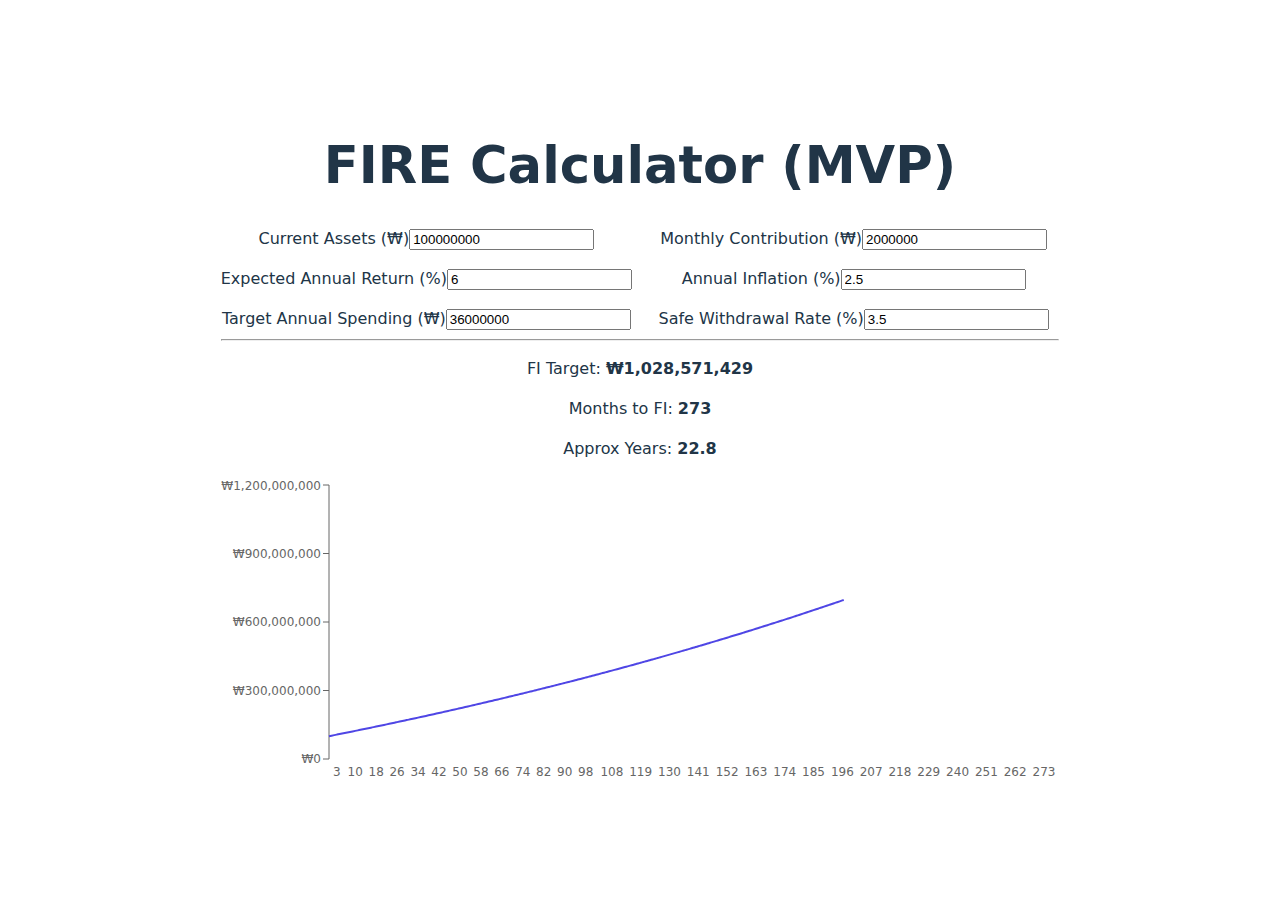
<file: firemyjob/index.html>
<!doctype html>
<html lang="en">
  <head>
    <meta charset="UTF-8" />
    <link rel="icon" type="image/svg+xml" href="/firemyjob/vite.svg" />
    <meta name="viewport" content="width=device-width, initial-scale=1.0" />
    <title>Vite + React + TS</title>
    <script type="module" crossorigin src="/firemyjob/assets/index-DqQeMYsK.js"></script>
    <link rel="stylesheet" crossorigin href="/firemyjob/assets/index-D8b4DHJx.css">
  </head>
  <body>
    <div id="root"></div>
  </body>
</html>
</file>
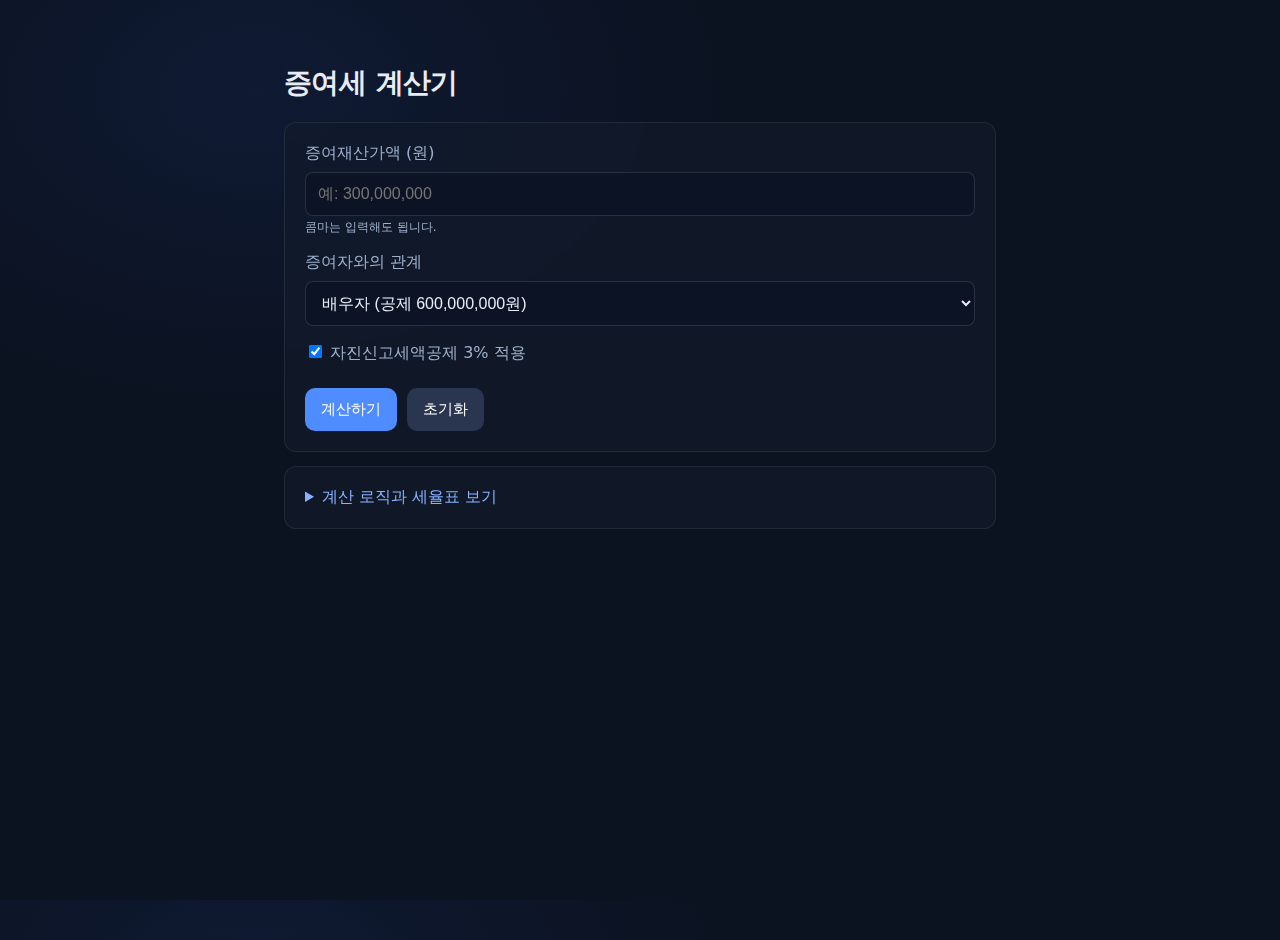
<file: gift-tax-calculator/index.html>
<!doctype html>
<html lang="ko">
  <head>
    <meta charset="utf-8" />
    <meta name="viewport" content="width=device-width, initial-scale=1" />
    <title>증여세 계산기</title>
    <link rel="stylesheet" href="styles.css" />
  </head>
  <body>
    <main class="container">
      <h1>증여세 계산기</h1>
      <form id="gift-tax-form" novalidate>
        <div class="field">
          <label for="giftAmount">증여재산가액 (원)</label>
          <input id="giftAmount" name="giftAmount" type="text" inputmode="numeric" placeholder="예: 300,000,000" autocomplete="off" />
          <small class="hint">콤마는 입력해도 됩니다.</small>
        </div>

        <div class="field">
          <label for="relationship">증여자와의 관계</label>
          <select id="relationship" name="relationship">
            <option value="spouse">배우자 (공제 600,000,000원)</option>
            <option value="lineal_descendant_adult">직계비속(성인) (공제 50,000,000원)</option>
            <option value="lineal_descendant_minor">직계비속(미성년) (공제 20,000,000원)</option>
            <option value="lineal_ascendant_adult">직계존속(성인 수증자) (공제 50,000,000원)</option>
            <option value="lineal_ascendant_minor">직계존속(미성년 수증자) (공제 20,000,000원)</option>
            <option value="other_relatives">기타 친족 (공제 10,000,000원)</option>
            <option value="others">기타인(친족 아님) (공제 0원)</option>
          </select>
        </div>

        <div class="field inline">
          <label class="checkbox">
            <input id="applyReportingCredit" type="checkbox" checked />
            자진신고세액공제 3% 적용
          </label>
        </div>

        <div class="actions">
          <button type="submit">계산하기</button>
          <button type="button" id="resetBtn" class="secondary">초기화</button>
        </div>
      </form>

      <section id="results" class="results hidden" aria-live="polite" aria-atomic="true">
        <h2>계산 결과</h2>
        <div class="grid">
          <div class="row"><span>증여재산가액</span><strong id="r_giftAmount">-</strong></div>
          <div class="row"><span>기본공제</span><strong id="r_deduction">-</strong></div>
          <div class="row"><span>과세표준</span><strong id="r_taxBase">-</strong></div>
          <div class="row"><span>세율</span><strong id="r_rate">-</strong></div>
          <div class="row"><span>누진공제액</span><strong id="r_quickDeduction">-</strong></div>
          <div class="row"><span>산출세액</span><strong id="r_computedTax">-</strong></div>
          <div class="row"><span>자진신고세액공제</span><strong id="r_reportingCredit">-</strong></div>
          <div class="row total"><span>예상 납부세액</span><strong id="r_totalTax">-</strong></div>
        </div>
        <p class="note">본 계산기는 참고용으로, 최신 세법 및 개인별 특수사항(혼인/출산 추가공제 등)에 따라 실제 세액은 달라질 수 있습니다.</p>
      </section>

      <section class="notes">
        <details>
          <summary>계산 로직과 세율표 보기</summary>
          <ul>
            <li>세율표(과세표준 기준): 1억 이하 10%, 1억~5억 20%(누진공제 10,000,000), 5억~10억 30%(누진공제 60,000,000), 10억~30억 40%(누진공제 160,000,000), 30억 초과 50%(누진공제 460,000,000)</li>
            <li>기본공제: 배우자 600,000,000 / 직계비속(성인) 50,000,000 / 직계비속(미성년) 20,000,000 / 직계존속(성인 수증자) 50,000,000 / 직계존속(미성년 수증자) 20,000,000 / 기타 친족 10,000,000 / 기타인 0</li>
            <li>자진신고세액공제 3%는 선택 적용</li>
          </ul>
        </details>
      </section>
    </main>

    <script src="app.js"></script>
  </body>
  </html>
</file>
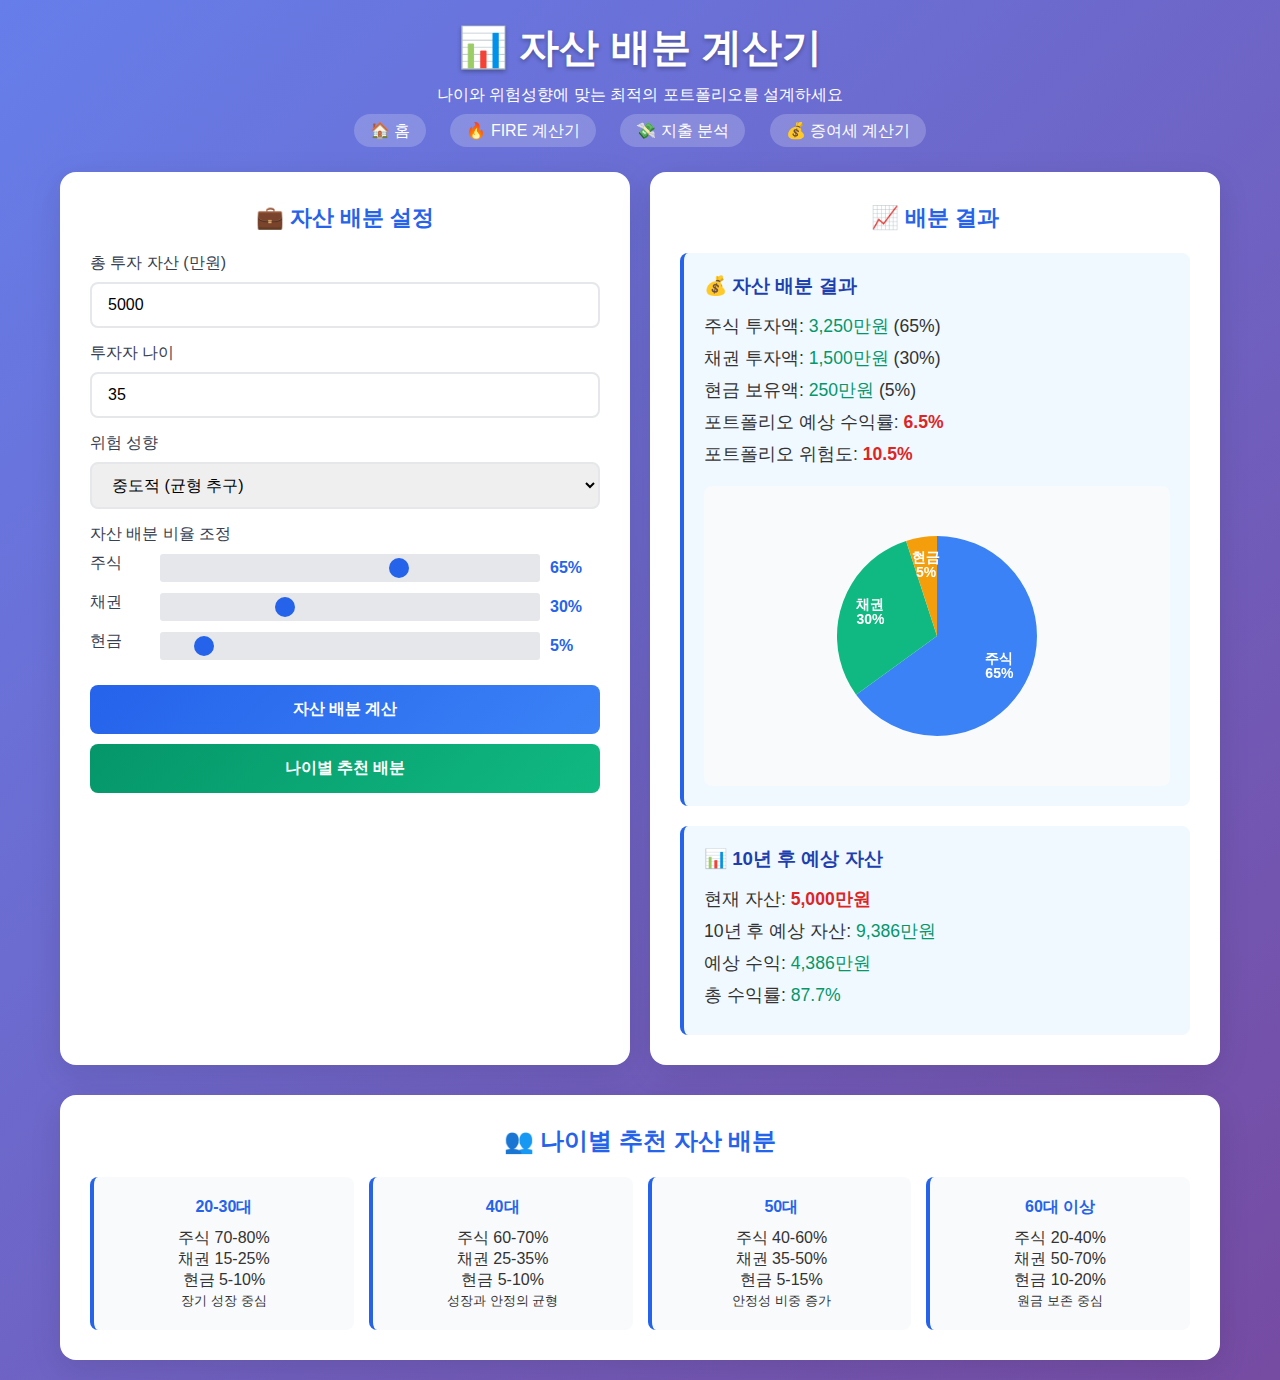
<file: asset-allocation.html>
<!DOCTYPE html>
<html lang="ko">
<head>
  <meta charset="UTF-8">
  <meta name="viewport" content="width=device-width, initial-scale=1.0">
  <title>자산 배분 계산기 - GIROK labs</title>
  <style>
    * {
      margin: 0;
      padding: 0;
      box-sizing: border-box;
    }

    body {
      font-family: 'Segoe UI', 'Apple SD Gothic Neo', Arial, sans-serif;
      background: linear-gradient(135deg, #667eea 0%, #764ba2 100%);
      min-height: 100vh;
      color: #333;
    }

    .container {
      max-width: 1200px;
      margin: 0 auto;
      padding: 20px;
    }

    .header {
      text-align: center;
      color: white;
      margin-bottom: 30px;
    }

    .header h1 {
      font-size: 2.5em;
      margin-bottom: 10px;
      text-shadow: 0 2px 4px rgba(0,0,0,0.3);
    }

    .nav-link {
      color: white;
      text-decoration: none;
      margin: 0 10px;
      padding: 8px 16px;
      border-radius: 20px;
      background: rgba(255,255,255,0.2);
      transition: background 0.3s ease;
    }

    .nav-link:hover {
      background: rgba(255,255,255,0.3);
    }

    .calculator-container {
      display: grid;
      grid-template-columns: 1fr 1fr;
      gap: 20px;
      margin-bottom: 30px;
    }

    .calculator-card {
      background: white;
      border-radius: 16px;
      padding: 30px;
      box-shadow: 0 8px 32px rgba(0,0,0,0.1);
    }

    .card-title {
      font-size: 1.4em;
      color: #2563eb;
      margin-bottom: 20px;
      text-align: center;
      font-weight: 600;
    }

    .input-group {
      margin-bottom: 15px;
    }

    .input-group label {
      display: block;
      margin-bottom: 8px;
      font-weight: 500;
      color: #374151;
    }

    .input-group input, .input-group select {
      width: 100%;
      padding: 12px 16px;
      border: 2px solid #e5e7eb;
      border-radius: 8px;
      font-size: 16px;
      transition: border-color 0.3s ease;
    }

    .input-group input:focus, .input-group select:focus {
      outline: none;
      border-color: #2563eb;
    }

    .allocation-slider {
      display: flex;
      align-items: center;
      gap: 10px;
      margin-bottom: 10px;
    }

    .allocation-slider input[type="range"] {
      flex: 1;
      height: 6px;
      border-radius: 3px;
      background: #e5e7eb;
      outline: none;
      -webkit-appearance: none;
    }

    .allocation-slider input[type="range"]::-webkit-slider-thumb {
      -webkit-appearance: none;
      appearance: none;
      width: 20px;
      height: 20px;
      border-radius: 50%;
      background: #2563eb;
      cursor: pointer;
    }

    .allocation-value {
      min-width: 50px;
      font-weight: 600;
      color: #2563eb;
    }

    .calculate-btn {
      width: 100%;
      background: linear-gradient(135deg, #2563eb, #3b82f6);
      color: white;
      border: none;
      padding: 14px 20px;
      border-radius: 8px;
      font-size: 16px;
      font-weight: 600;
      cursor: pointer;
      transition: all 0.3s ease;
      margin-top: 10px;
    }

    .calculate-btn:hover {
      background: linear-gradient(135deg, #1d4ed8, #2563eb);
      transform: translateY(-1px);
    }

    .result {
      margin-top: 20px;
      padding: 20px;
      background: #f0f9ff;
      border-radius: 8px;
      border-left: 4px solid #2563eb;
    }

    .result h3 {
      color: #1e40af;
      margin-bottom: 15px;
    }

    .result-item {
      margin: 8px 0;
      font-size: 1.1em;
    }

    .highlight {
      font-weight: 600;
      color: #dc2626;
    }

    .success {
      color: #059669;
    }

    .chart-container {
      height: 300px;
      background: #f8fafc;
      border-radius: 8px;
      display: flex;
      align-items: center;
      justify-content: center;
      margin-top: 20px;
      position: relative;
    }

    .pie-chart {
      width: 250px;
      height: 250px;
      border-radius: 50%;
      position: relative;
      margin: 0 auto;
    }

    .age-recommendation {
      background: white;
      border-radius: 16px;
      padding: 30px;
      box-shadow: 0 8px 32px rgba(0,0,0,0.1);
      margin-top: 20px;
    }

    .age-grid {
      display: grid;
      grid-template-columns: repeat(auto-fit, minmax(200px, 1fr));
      gap: 15px;
      margin-top: 20px;
    }

    .age-card {
      background: #f8fafc;
      padding: 20px;
      border-radius: 8px;
      text-align: center;
      border-left: 4px solid #2563eb;
    }

    .age-card h4 {
      color: #2563eb;
      margin-bottom: 10px;
    }

    @media (max-width: 768px) {
      .calculator-container {
        grid-template-columns: 1fr;
      }
      
      .header h1 {
        font-size: 2em;
      }
    }
  </style>
</head>
<body>
  <div class="container">
    <div class="header">
      <h1>📊 자산 배분 계산기</h1>
      <p>나이와 위험성향에 맞는 최적의 포트폴리오를 설계하세요</p>
      <div style="margin-top: 15px;">
        <a href="index.html" class="nav-link">🏠 홈</a>
        <a href="fire-calculator.html" class="nav-link">🔥 FIRE 계산기</a>
        <a href="expense-tracker.html" class="nav-link">💸 지출 분석</a>
        <a href="gift-tax-calculator.html" class="nav-link">💰 증여세 계산기</a>
      </div>
    </div>

    <div class="calculator-container">
      <!-- 자산 배분 입력 -->
      <div class="calculator-card">
        <div class="card-title">💼 자산 배분 설정</div>
        
        <div class="input-group">
          <label for="totalAssets">총 투자 자산 (만원)</label>
          <input type="number" id="totalAssets" value="5000" min="0">
        </div>
        
        <div class="input-group">
          <label for="investorAge">투자자 나이</label>
          <input type="number" id="investorAge" value="35" min="20" max="80">
        </div>
        
        <div class="input-group">
          <label for="riskTolerance">위험 성향</label>
          <select id="riskTolerance">
            <option value="conservative">보수적 (안정성 중시)</option>
            <option value="moderate" selected>중도적 (균형 추구)</option>
            <option value="aggressive">적극적 (수익성 중시)</option>
          </select>
        </div>

        <div class="input-group">
          <label>자산 배분 비율 조정</label>
          
          <div class="allocation-slider">
            <label style="min-width: 60px;">주식</label>
            <input type="range" id="stockRatio" min="0" max="100" value="60" oninput="updateAllocation()">
            <span class="allocation-value" id="stockValue">60%</span>
          </div>
          
          <div class="allocation-slider">
            <label style="min-width: 60px;">채권</label>
            <input type="range" id="bondRatio" min="0" max="100" value="30" oninput="updateAllocation()">
            <span class="allocation-value" id="bondValue">30%</span>
          </div>
          
          <div class="allocation-slider">
            <label style="min-width: 60px;">현금</label>
            <input type="range" id="cashRatio" min="0" max="100" value="10" oninput="updateAllocation()">
            <span class="allocation-value" id="cashValue">10%</span>
          </div>
        </div>

        <button class="calculate-btn" onclick="calculateAllocation()">자산 배분 계산</button>
        <button class="calculate-btn" onclick="getRecommendation()" style="background: linear-gradient(135deg, #059669, #10b981); margin-top: 10px;">나이별 추천 배분</button>
      </div>

      <!-- 결과 표시 -->
      <div class="calculator-card">
        <div class="card-title">📈 배분 결과</div>
        
        <div id="allocationResult" class="result" style="display: none;">
          <h3>💰 자산 배분 결과</h3>
          <div id="allocationDetails"></div>
          <div class="chart-container">
            <canvas id="pieChart" width="250" height="250"></canvas>
          </div>
        </div>

        <div id="projectionResult" class="result" style="display: none; margin-top: 20px;">
          <h3>📊 10년 후 예상 자산</h3>
          <div id="projectionDetails"></div>
        </div>
      </div>
    </div>

    <!-- 나이별 추천 배분 -->
    <div class="age-recommendation">
      <h2 style="text-align: center; color: #2563eb; margin-bottom: 20px;">👥 나이별 추천 자산 배분</h2>
      <div class="age-grid">
        <div class="age-card">
          <h4>20-30대</h4>
          <p>주식 70-80%<br>채권 15-25%<br>현금 5-10%</p>
          <small>장기 성장 중심</small>
        </div>
        <div class="age-card">
          <h4>40대</h4>
          <p>주식 60-70%<br>채권 25-35%<br>현금 5-10%</p>
          <small>성장과 안정의 균형</small>
        </div>
        <div class="age-card">
          <h4>50대</h4>
          <p>주식 40-60%<br>채권 35-50%<br>현금 5-15%</p>
          <small>안정성 비중 증가</small>
        </div>
        <div class="age-card">
          <h4>60대 이상</h4>
          <p>주식 20-40%<br>채권 50-70%<br>현금 10-20%</p>
          <small>원금 보존 중심</small>
        </div>
      </div>
    </div>
  </div>

  <script>
    // 숫자 포맷팅 함수
    function formatNumber(num) {
      return new Intl.NumberFormat('ko-KR').format(Math.round(num));
    }

    // 자산 배분 비율 업데이트
    function updateAllocation() {
      const stock = parseInt(document.getElementById('stockRatio').value);
      const bond = parseInt(document.getElementById('bondRatio').value);
      const cash = parseInt(document.getElementById('cashRatio').value);
      
      const total = stock + bond + cash;
      
      if (total !== 100) {
        // 자동으로 비율 조정
        const remaining = 100 - stock - bond;
        if (remaining >= 0 && remaining <= 100) {
          document.getElementById('cashRatio').value = remaining;
          document.getElementById('cashValue').textContent = remaining + '%';
        }
      }
      
      document.getElementById('stockValue').textContent = stock + '%';
      document.getElementById('bondValue').textContent = bond + '%';
      document.getElementById('cashValue').textContent = document.getElementById('cashRatio').value + '%';
    }

    // 나이별 추천 배분 적용
    function getRecommendation() {
      const age = parseInt(document.getElementById('investorAge').value);
      const riskTolerance = document.getElementById('riskTolerance').value;
      
      let stockRatio, bondRatio, cashRatio;
      
      if (age <= 30) {
        stockRatio = riskTolerance === 'conservative' ? 60 : riskTolerance === 'moderate' ? 70 : 80;
        bondRatio = riskTolerance === 'conservative' ? 30 : riskTolerance === 'moderate' ? 25 : 15;
        cashRatio = riskTolerance === 'conservative' ? 10 : 5;
      } else if (age <= 40) {
        stockRatio = riskTolerance === 'conservative' ? 50 : riskTolerance === 'moderate' ? 65 : 75;
        bondRatio = riskTolerance === 'conservative' ? 40 : riskTolerance === 'moderate' ? 30 : 20;
        cashRatio = riskTolerance === 'conservative' ? 10 : 5;
      } else if (age <= 50) {
        stockRatio = riskTolerance === 'conservative' ? 40 : riskTolerance === 'moderate' ? 55 : 65;
        bondRatio = riskTolerance === 'conservative' ? 50 : riskTolerance === 'moderate' ? 35 : 25;
        cashRatio = riskTolerance === 'conservative' ? 10 : riskTolerance === 'moderate' ? 10 : 10;
      } else {
        stockRatio = riskTolerance === 'conservative' ? 25 : riskTolerance === 'moderate' ? 35 : 45;
        bondRatio = riskTolerance === 'conservative' ? 65 : riskTolerance === 'moderate' ? 55 : 45;
        cashRatio = riskTolerance === 'conservative' ? 10 : riskTolerance === 'moderate' ? 10 : 10;
      }
      
      document.getElementById('stockRatio').value = stockRatio;
      document.getElementById('bondRatio').value = bondRatio;
      document.getElementById('cashRatio').value = cashRatio;
      
      updateAllocation();
      calculateAllocation();
    }

    // 자산 배분 계산
    function calculateAllocation() {
      const totalAssets = parseFloat(document.getElementById('totalAssets').value) * 10000;
      const stockRatio = parseInt(document.getElementById('stockRatio').value) / 100;
      const bondRatio = parseInt(document.getElementById('bondRatio').value) / 100;
      const cashRatio = parseInt(document.getElementById('cashRatio').value) / 100;
      
      const stockAmount = totalAssets * stockRatio;
      const bondAmount = totalAssets * bondRatio;
      const cashAmount = totalAssets * cashRatio;
      
      // 예상 수익률 (역사적 평균 기준)
      const stockReturn = 0.08; // 8%
      const bondReturn = 0.04; // 4%
      const cashReturn = 0.02; // 2%
      
      const portfolioReturn = (stockRatio * stockReturn + bondRatio * bondReturn + cashRatio * cashReturn) * 100;
      const portfolioRisk = Math.sqrt(Math.pow(stockRatio * 0.16, 2) + Math.pow(bondRatio * 0.05, 2)) * 100; // 단순화된 위험도
      
      // 10년 후 예상 자산
      const projectedAssets = totalAssets * Math.pow(1 + portfolioReturn/100, 10);
      
      const resultDiv = document.getElementById('allocationResult');
      const detailsDiv = document.getElementById('allocationDetails');
      
      detailsDiv.innerHTML = `
        <div class="result-item">주식 투자액: <span class="success">${formatNumber(stockAmount/10000)}만원</span> (${(stockRatio*100).toFixed(0)}%)</div>
        <div class="result-item">채권 투자액: <span class="success">${formatNumber(bondAmount/10000)}만원</span> (${(bondRatio*100).toFixed(0)}%)</div>
        <div class="result-item">현금 보유액: <span class="success">${formatNumber(cashAmount/10000)}만원</span> (${(cashRatio*100).toFixed(0)}%)</div>
        <div class="result-item">포트폴리오 예상 수익률: <span class="highlight">${portfolioReturn.toFixed(1)}%</span></div>
        <div class="result-item">포트폴리오 위험도: <span class="highlight">${portfolioRisk.toFixed(1)}%</span></div>
      `;
      
      // 10년 후 예상 결과
      const projectionDiv = document.getElementById('projectionResult');
      const projectionDetailsDiv = document.getElementById('projectionDetails');
      
      projectionDetailsDiv.innerHTML = `
        <div class="result-item">현재 자산: <span class="highlight">${formatNumber(totalAssets/10000)}만원</span></div>
        <div class="result-item">10년 후 예상 자산: <span class="success">${formatNumber(projectedAssets/10000)}만원</span></div>
        <div class="result-item">예상 수익: <span class="success">${formatNumber((projectedAssets-totalAssets)/10000)}만원</span></div>
        <div class="result-item">총 수익률: <span class="success">${(((projectedAssets/totalAssets)-1)*100).toFixed(1)}%</span></div>
      `;
      
      resultDiv.style.display = 'block';
      projectionDiv.style.display = 'block';
      
      drawPieChart(stockRatio, bondRatio, cashRatio);
    }

    // 파이 차트 그리기
    function drawPieChart(stockRatio, bondRatio, cashRatio) {
      const canvas = document.getElementById('pieChart');
      const ctx = canvas.getContext('2d');
      const centerX = canvas.width / 2;
      const centerY = canvas.height / 2;
      const radius = 100;
      
      ctx.clearRect(0, 0, canvas.width, canvas.height);
      
      const data = [
        { label: '주식', value: stockRatio, color: '#3b82f6' },
        { label: '채권', value: bondRatio, color: '#10b981' },
        { label: '현금', value: cashRatio, color: '#f59e0b' }
      ];
      
      let currentAngle = -Math.PI / 2; // 12시 방향부터 시작
      
      data.forEach((item, index) => {
        if (item.value > 0) {
          const sliceAngle = (item.value * 2 * Math.PI);
          
          // 파이 슬라이스 그리기
          ctx.beginPath();
          ctx.moveTo(centerX, centerY);
          ctx.arc(centerX, centerY, radius, currentAngle, currentAngle + sliceAngle);
          ctx.closePath();
          ctx.fillStyle = item.color;
          ctx.fill();
          
          // 라벨 그리기
          const labelAngle = currentAngle + sliceAngle / 2;
          const labelX = centerX + Math.cos(labelAngle) * (radius * 0.7);
          const labelY = centerY + Math.sin(labelAngle) * (radius * 0.7);
          
          ctx.fillStyle = 'white';
          ctx.font = 'bold 14px Arial';
          ctx.textAlign = 'center';
          ctx.fillText(`${item.label}`, labelX, labelY - 5);
          ctx.fillText(`${(item.value * 100).toFixed(0)}%`, labelX, labelY + 10);
          
          currentAngle += sliceAngle;
        }
      });
    }

    // 페이지 로드 시 기본 계산 실행
    window.onload = function() {
      updateAllocation();
      getRecommendation();
    };
  </script>
</body>
</html>
</file>
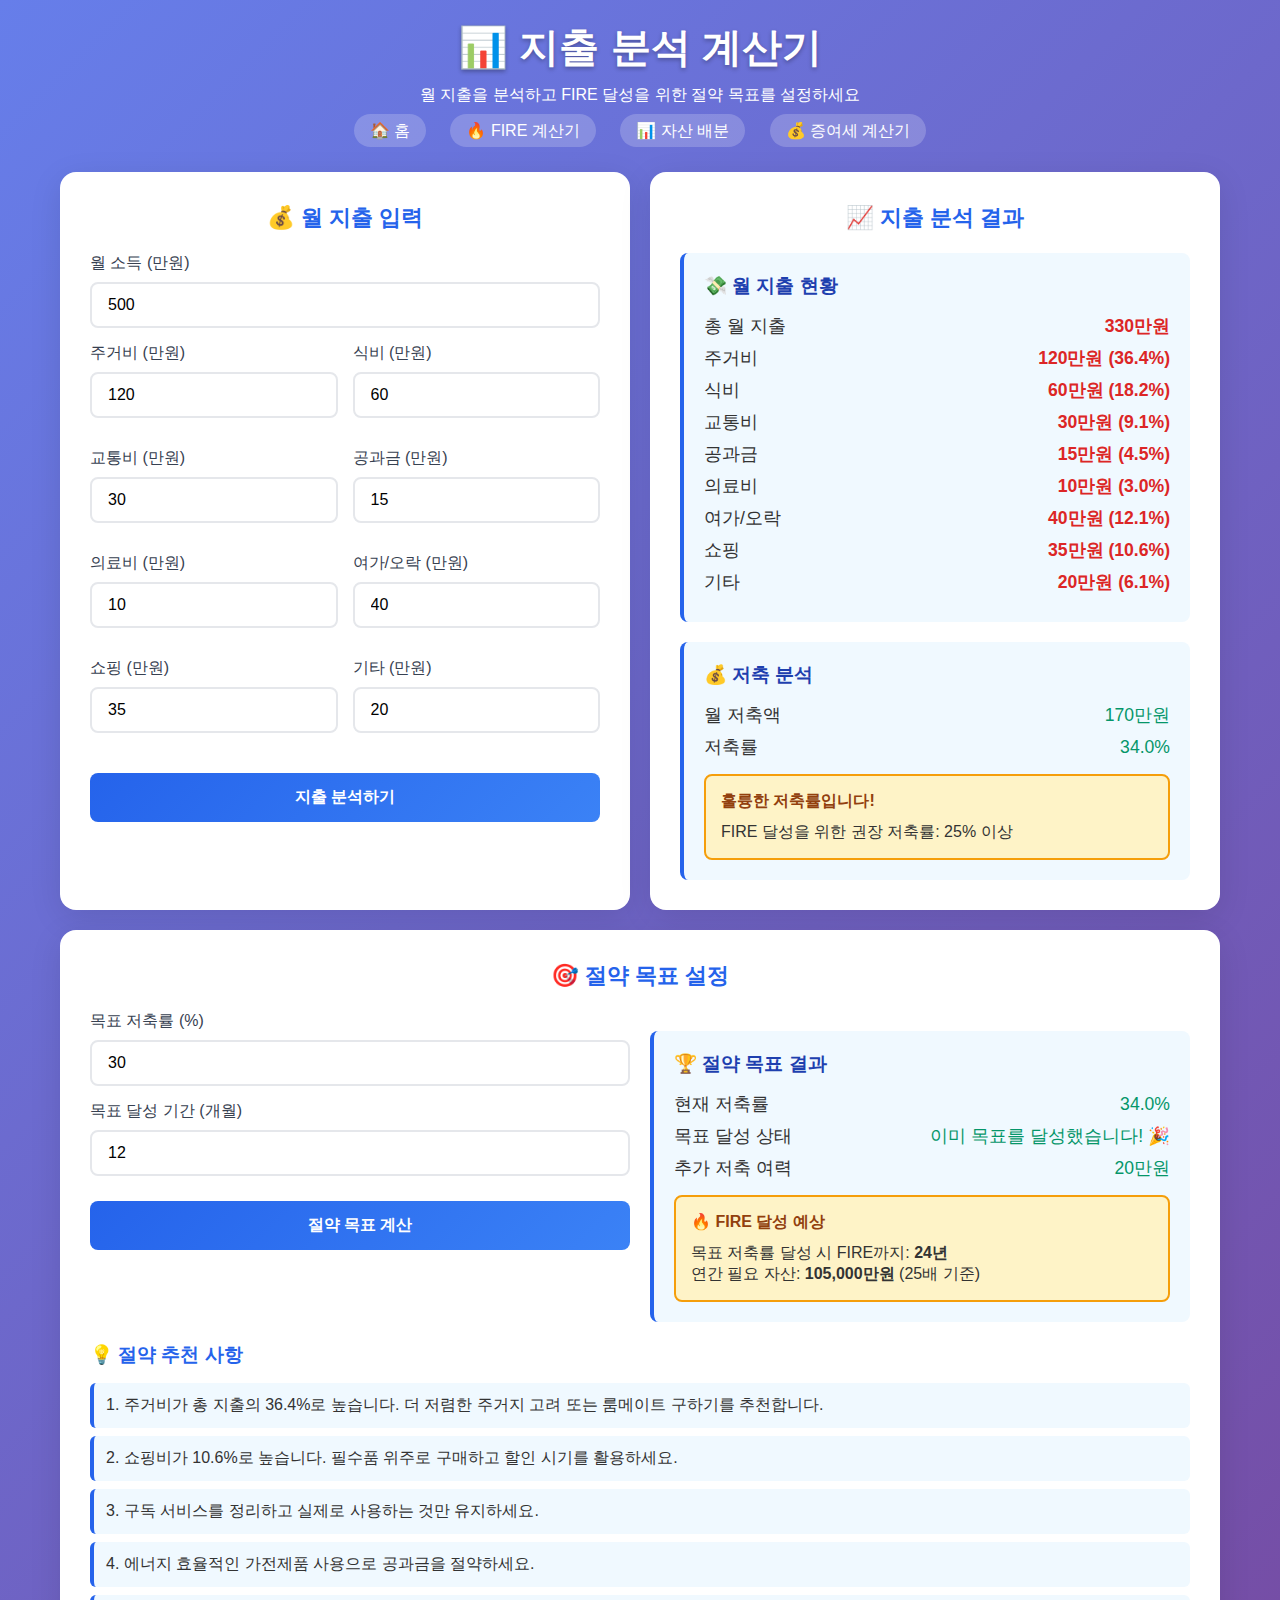
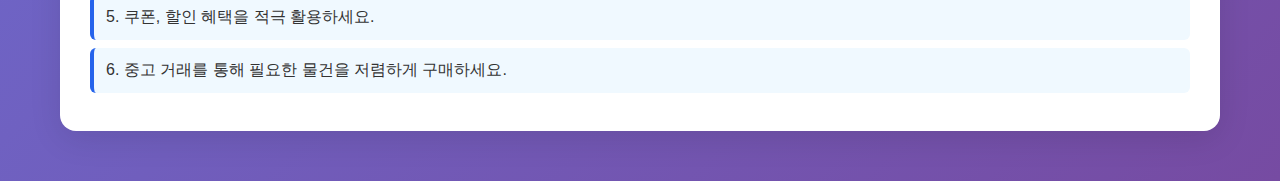
<file: expense-tracker.html>
<!DOCTYPE html>
<html lang="ko">
<head>
  <meta charset="UTF-8">
  <meta name="viewport" content="width=device-width, initial-scale=1.0">
  <title>지출 분석 계산기 - GIROK labs</title>
  <style>
    * {
      margin: 0;
      padding: 0;
      box-sizing: border-box;
    }

    body {
      font-family: 'Segoe UI', 'Apple SD Gothic Neo', Arial, sans-serif;
      background: linear-gradient(135deg, #667eea 0%, #764ba2 100%);
      min-height: 100vh;
      color: #333;
    }

    .container {
      max-width: 1200px;
      margin: 0 auto;
      padding: 20px;
    }

    .header {
      text-align: center;
      color: white;
      margin-bottom: 30px;
    }

    .header h1 {
      font-size: 2.5em;
      margin-bottom: 10px;
      text-shadow: 0 2px 4px rgba(0,0,0,0.3);
    }

    .nav-link {
      color: white;
      text-decoration: none;
      margin: 0 10px;
      padding: 8px 16px;
      border-radius: 20px;
      background: rgba(255,255,255,0.2);
      transition: background 0.3s ease;
    }

    .nav-link:hover {
      background: rgba(255,255,255,0.3);
    }

    .calculator-grid {
      display: grid;
      grid-template-columns: 1fr 1fr;
      gap: 20px;
      margin-bottom: 30px;
    }

    .calculator-card {
      background: white;
      border-radius: 16px;
      padding: 30px;
      box-shadow: 0 8px 32px rgba(0,0,0,0.1);
    }

    .full-width {
      grid-column: 1 / -1;
    }

    .card-title {
      font-size: 1.4em;
      color: #2563eb;
      margin-bottom: 20px;
      text-align: center;
      font-weight: 600;
    }

    .input-group {
      margin-bottom: 15px;
    }

    .input-group label {
      display: block;
      margin-bottom: 8px;
      font-weight: 500;
      color: #374151;
    }

    .input-group input, .input-group select {
      width: 100%;
      padding: 12px 16px;
      border: 2px solid #e5e7eb;
      border-radius: 8px;
      font-size: 16px;
      transition: border-color 0.3s ease;
    }

    .input-group input:focus, .input-group select:focus {
      outline: none;
      border-color: #2563eb;
    }

    .expense-category {
      display: grid;
      grid-template-columns: 1fr 1fr;
      gap: 15px;
      margin-bottom: 15px;
    }

    .calculate-btn {
      width: 100%;
      background: linear-gradient(135deg, #2563eb, #3b82f6);
      color: white;
      border: none;
      padding: 14px 20px;
      border-radius: 8px;
      font-size: 16px;
      font-weight: 600;
      cursor: pointer;
      transition: all 0.3s ease;
      margin-top: 10px;
    }

    .calculate-btn:hover {
      background: linear-gradient(135deg, #1d4ed8, #2563eb);
      transform: translateY(-1px);
    }

    .result {
      margin-top: 20px;
      padding: 20px;
      background: #f0f9ff;
      border-radius: 8px;
      border-left: 4px solid #2563eb;
    }

    .result h3 {
      color: #1e40af;
      margin-bottom: 15px;
    }

    .result-item {
      margin: 8px 0;
      font-size: 1.1em;
      display: flex;
      justify-content: space-between;
      align-items: center;
    }

    .highlight {
      font-weight: 600;
      color: #dc2626;
    }

    .success {
      color: #059669;
    }

    .warning {
      color: #d97706;
    }

    .progress-bar {
      width: 100%;
      height: 20px;
      background: #e5e7eb;
      border-radius: 10px;
      overflow: hidden;
      margin: 10px 0;
    }

    .progress-fill {
      height: 100%;
      background: linear-gradient(90deg, #10b981, #059669);
      transition: width 0.5s ease;
      display: flex;
      align-items: center;
      justify-content: center;
      color: white;
      font-weight: 600;
      font-size: 12px;
    }

    .chart-container {
      height: 300px;
      background: #f8fafc;
      border-radius: 8px;
      display: flex;
      align-items: center;
      justify-content: center;
      margin-top: 20px;
      position: relative;
    }

    .savings-goal {
      background: #fef3c7;
      border: 2px solid #f59e0b;
      border-radius: 8px;
      padding: 15px;
      margin-top: 15px;
    }

    .savings-goal h4 {
      color: #92400e;
      margin-bottom: 10px;
    }

    @media (max-width: 768px) {
      .calculator-grid {
        grid-template-columns: 1fr;
      }
      
      .expense-category {
        grid-template-columns: 1fr;
      }
      
      .header h1 {
        font-size: 2em;
      }
    }
  </style>
</head>
<body>
  <div class="container">
    <div class="header">
      <h1>📊 지출 분석 계산기</h1>
      <p>월 지출을 분석하고 FIRE 달성을 위한 절약 목표를 설정하세요</p>
      <div style="margin-top: 15px;">
        <a href="index.html" class="nav-link">🏠 홈</a>
        <a href="fire-calculator.html" class="nav-link">🔥 FIRE 계산기</a>
        <a href="asset-allocation.html" class="nav-link">📊 자산 배분</a>
        <a href="gift-tax-calculator.html" class="nav-link">💰 증여세 계산기</a>
      </div>
    </div>

    <div class="calculator-grid">
      <!-- 지출 입력 -->
      <div class="calculator-card">
        <div class="card-title">💰 월 지출 입력</div>
        
        <div class="input-group">
          <label for="monthlyIncome">월 소득 (만원)</label>
          <input type="number" id="monthlyIncome" value="500" min="0">
        </div>

        <div class="expense-category">
          <div class="input-group">
            <label for="housing">주거비 (만원)</label>
            <input type="number" id="housing" value="120" min="0">
          </div>
          <div class="input-group">
            <label for="food">식비 (만원)</label>
            <input type="number" id="food" value="60" min="0">
          </div>
          <div class="input-group">
            <label for="transportation">교통비 (만원)</label>
            <input type="number" id="transportation" value="30" min="0">
          </div>
          <div class="input-group">
            <label for="utilities">공과금 (만원)</label>
            <input type="number" id="utilities" value="15" min="0">
          </div>
          <div class="input-group">
            <label for="healthcare">의료비 (만원)</label>
            <input type="number" id="healthcare" value="10" min="0">
          </div>
          <div class="input-group">
            <label for="entertainment">여가/오락 (만원)</label>
            <input type="number" id="entertainment" value="40" min="0">
          </div>
          <div class="input-group">
            <label for="shopping">쇼핑 (만원)</label>
            <input type="number" id="shopping" value="35" min="0">
          </div>
          <div class="input-group">
            <label for="others">기타 (만원)</label>
            <input type="number" id="others" value="20" min="0">
          </div>
        </div>
        
        <button class="calculate-btn" onclick="analyzeExpenses()">지출 분석하기</button>
      </div>

      <!-- 지출 분석 결과 -->
      <div class="calculator-card">
        <div class="card-title">📈 지출 분석 결과</div>
        
        <div id="expenseResult" class="result" style="display: none;">
          <h3>💸 월 지출 현황</h3>
          <div id="expenseDetails"></div>
        </div>

        <div id="savingsAnalysis" class="result" style="display: none;">
          <h3>💰 저축 분석</h3>
          <div id="savingsDetails"></div>
        </div>
      </div>

      <!-- 절약 목표 설정 -->
      <div class="calculator-card full-width">
        <div class="card-title">🎯 절약 목표 설정</div>
        
        <div style="display: grid; grid-template-columns: repeat(auto-fit, minmax(300px, 1fr)); gap: 20px;">
          <div>
            <div class="input-group">
              <label for="savingsGoal">목표 저축률 (%)</label>
              <input type="number" id="savingsGoal" value="30" min="0" max="70">
            </div>
            
            <div class="input-group">
              <label for="targetPeriod">목표 달성 기간 (개월)</label>
              <input type="number" id="targetPeriod" value="12" min="1" max="60">
            </div>
            
            <button class="calculate-btn" onclick="calculateSavingsGoal()">절약 목표 계산</button>
          </div>
          
          <div id="goalResult" class="result" style="display: none;">
            <h3>🏆 절약 목표 결과</h3>
            <div id="goalDetails"></div>
          </div>
        </div>

        <div id="recommendationsResult" style="display: none; margin-top: 20px;">
          <h3 style="color: #2563eb; margin-bottom: 15px;">💡 절약 추천 사항</h3>
          <div id="recommendationsList"></div>
        </div>
      </div>
    </div>
  </div>

  <script>
    function formatNumber(num) {
      return new Intl.NumberFormat('ko-KR').format(Math.round(num));
    }

    function analyzeExpenses() {
      const income = parseFloat(document.getElementById('monthlyIncome').value);
      const housing = parseFloat(document.getElementById('housing').value);
      const food = parseFloat(document.getElementById('food').value);
      const transportation = parseFloat(document.getElementById('transportation').value);
      const utilities = parseFloat(document.getElementById('utilities').value);
      const healthcare = parseFloat(document.getElementById('healthcare').value);
      const entertainment = parseFloat(document.getElementById('entertainment').value);
      const shopping = parseFloat(document.getElementById('shopping').value);
      const others = parseFloat(document.getElementById('others').value);

      const totalExpenses = housing + food + transportation + utilities + healthcare + entertainment + shopping + others;
      const savings = income - totalExpenses;
      const savingsRate = (savings / income) * 100;

      const expenses = [
        { name: '주거비', amount: housing, color: '#3b82f6' },
        { name: '식비', amount: food, color: '#10b981' },
        { name: '교통비', amount: transportation, color: '#f59e0b' },
        { name: '공과금', amount: utilities, color: '#8b5cf6' },
        { name: '의료비', amount: healthcare, color: '#ef4444' },
        { name: '여가/오락', amount: entertainment, color: '#06b6d4' },
        { name: '쇼핑', amount: shopping, color: '#f97316' },
        { name: '기타', amount: others, color: '#84cc16' }
      ];

      // 지출 결과 표시
      const resultDiv = document.getElementById('expenseResult');
      const detailsDiv = document.getElementById('expenseDetails');
      
      let expenseBreakdown = '';
      expenses.forEach(expense => {
        const percentage = (expense.amount / totalExpenses) * 100;
        expenseBreakdown += `
          <div class="result-item">
            <span>${expense.name}</span>
            <span class="highlight">${formatNumber(expense.amount)}만원 (${percentage.toFixed(1)}%)</span>
          </div>
        `;
      });

      detailsDiv.innerHTML = `
        <div class="result-item">
          <span>총 월 지출</span>
          <span class="highlight">${formatNumber(totalExpenses)}만원</span>
        </div>
        ${expenseBreakdown}
      `;

      // 저축 분석
      const savingsDiv = document.getElementById('savingsAnalysis');
      const savingsDetailsDiv = document.getElementById('savingsDetails');
      
      const savingsStatus = savingsRate >= 30 ? 'success' : savingsRate >= 20 ? 'warning' : 'highlight';
      const savingsMessage = savingsRate >= 30 ? '훌륭한 저축률입니다!' : 
                             savingsRate >= 20 ? '양호한 저축률이지만 더 개선할 여지가 있습니다.' :
                             '저축률이 낮습니다. 지출 절약이 필요합니다.';

      savingsDetailsDiv.innerHTML = `
        <div class="result-item">
          <span>월 저축액</span>
          <span class="${savingsStatus}">${formatNumber(savings)}만원</span>
        </div>
        <div class="result-item">
          <span>저축률</span>
          <span class="${savingsStatus}">${savingsRate.toFixed(1)}%</span>
        </div>
        <div class="savings-goal">
          <h4>${savingsMessage}</h4>
          <p>FIRE 달성을 위한 권장 저축률: 25% 이상</p>
        </div>
      `;

      resultDiv.style.display = 'block';
      savingsDiv.style.display = 'block';

      // 절약 추천사항 생성
      generateRecommendations(expenses, income, totalExpenses);
    }

    function generateRecommendations(expenses, income, totalExpenses) {
      const recommendations = [];
      
      expenses.forEach(expense => {
        const percentage = (expense.amount / totalExpenses) * 100;
        
        if (expense.name === '주거비' && percentage > 30) {
          recommendations.push(`주거비가 총 지출의 ${percentage.toFixed(1)}%로 높습니다. 더 저렴한 주거지 고려 또는 룸메이트 구하기를 추천합니다.`);
        }
        if (expense.name === '식비' && percentage > 20) {
          recommendations.push(`식비가 ${percentage.toFixed(1)}%로 높습니다. 외식 줄이기, 도시락 준비하기를 추천합니다.`);
        }
        if (expense.name === '여가/오락' && percentage > 15) {
          recommendations.push(`여가비가 ${percentage.toFixed(1)}%로 높습니다. 무료 또는 저렴한 여가활동을 찾아보세요.`);
        }
        if (expense.name === '쇼핑' && percentage > 10) {
          recommendations.push(`쇼핑비가 ${percentage.toFixed(1)}%로 높습니다. 필수품 위주로 구매하고 할인 시기를 활용하세요.`);
        }
        if (expense.name === '교통비' && percentage > 10) {
          recommendations.push(`교통비가 ${percentage.toFixed(1)}%로 높습니다. 대중교통 이용이나 카풀을 고려해보세요.`);
        }
      });

      // 일반적인 절약 팁 추가
      recommendations.push('구독 서비스를 정리하고 실제로 사용하는 것만 유지하세요.');
      recommendations.push('에너지 효율적인 가전제품 사용으로 공과금을 절약하세요.');
      recommendations.push('쿠폰, 할인 혜택을 적극 활용하세요.');
      recommendations.push('중고 거래를 통해 필요한 물건을 저렴하게 구매하세요.');

      const recommendationsDiv = document.getElementById('recommendationsResult');
      const recommendationsListDiv = document.getElementById('recommendationsList');
      
      let recommendationHTML = '';
      recommendations.slice(0, 6).forEach((rec, index) => {
        recommendationHTML += `
          <div style="background: #f0f9ff; padding: 12px; margin: 8px 0; border-radius: 6px; border-left: 4px solid #2563eb;">
            ${index + 1}. ${rec}
          </div>
        `;
      });
      
      recommendationsListDiv.innerHTML = recommendationHTML;
      recommendationsDiv.style.display = 'block';
    }

    function calculateSavingsGoal() {
      const income = parseFloat(document.getElementById('monthlyIncome').value);
      const savingsGoal = parseFloat(document.getElementById('savingsGoal').value) / 100;
      const targetPeriod = parseInt(document.getElementById('targetPeriod').value);

      const currentExpenses = parseFloat(document.getElementById('housing').value) +
                             parseFloat(document.getElementById('food').value) +
                             parseFloat(document.getElementById('transportation').value) +
                             parseFloat(document.getElementById('utilities').value) +
                             parseFloat(document.getElementById('healthcare').value) +
                             parseFloat(document.getElementById('entertainment').value) +
                             parseFloat(document.getElementById('shopping').value) +
                             parseFloat(document.getElementById('others').value);

      const currentSavings = income - currentExpenses;
      const currentSavingsRate = (currentSavings / income) * 100;
      
      const targetSavings = income * savingsGoal;
      const targetExpenses = income - targetSavings;
      const requiredCut = currentExpenses - targetExpenses;
      const monthlyCutNeeded = requiredCut / targetPeriod;

      const goalDiv = document.getElementById('goalResult');
      const goalDetailsDiv = document.getElementById('goalDetails');
      
      if (requiredCut <= 0) {
        goalDetailsDiv.innerHTML = `
          <div class="result-item">
            <span>현재 저축률</span>
            <span class="success">${currentSavingsRate.toFixed(1)}%</span>
          </div>
          <div class="result-item">
            <span>목표 달성 상태</span>
            <span class="success">이미 목표를 달성했습니다! 🎉</span>
          </div>
          <div class="result-item">
            <span>추가 저축 여력</span>
            <span class="success">${formatNumber(Math.abs(requiredCut))}만원</span>
          </div>
        `;
      } else {
        goalDetailsDiv.innerHTML = `
          <div class="result-item">
            <span>현재 저축률</span>
            <span class="warning">${currentSavingsRate.toFixed(1)}%</span>
          </div>
          <div class="result-item">
            <span>목표 저축률</span>
            <span class="highlight">${(savingsGoal * 100).toFixed(1)}%</span>
          </div>
          <div class="result-item">
            <span>총 절약 필요 금액</span>
            <span class="highlight">${formatNumber(requiredCut)}만원</span>
          </div>
          <div class="result-item">
            <span>월 절약 목표</span>
            <span class="highlight">${formatNumber(monthlyCutNeeded)}만원</span>
          </div>
          <div class="progress-bar">
            <div class="progress-fill" style="width: ${Math.min((currentSavingsRate / (savingsGoal * 100)) * 100, 100)}%">
              ${Math.min(Math.round((currentSavingsRate / (savingsGoal * 100)) * 100), 100)}%
            </div>
          </div>
        `;
      }

      goalDiv.style.display = 'block';

      // FIRE 달성 시뮬레이션
      if (targetSavings > 0) {
        const fireYears = calculateFIRETime(targetSavings, targetExpenses * 12);
        goalDetailsDiv.innerHTML += `
          <div class="savings-goal">
            <h4>🔥 FIRE 달성 예상</h4>
            <p>목표 저축률 달성 시 FIRE까지: <strong>${fireYears}년</strong></p>
            <p>연간 필요 자산: <strong>${formatNumber(targetExpenses * 12 * 25)}만원</strong> (25배 기준)</p>
          </div>
        `;
      }
    }

    function calculateFIRETime(monthlySavings, annualExpenses) {
      const targetAssets = annualExpenses * 25; // 25배 룰
      const annualReturn = 0.07; // 7% 가정
      
      let assets = 0;
      let years = 0;
      const monthlyReturn = annualReturn / 12;
      
      while (assets < targetAssets && years < 50) {
        assets = assets * (1 + monthlyReturn) + monthlySavings;
        years += 1/12;
      }
      
      return Math.ceil(years);
    }

    // 페이지 로드 시 기본 계산 실행
    window.onload = function() {
      analyzeExpenses();
      calculateSavingsGoal();
    };
  </script>
</body>
</html>
</file>
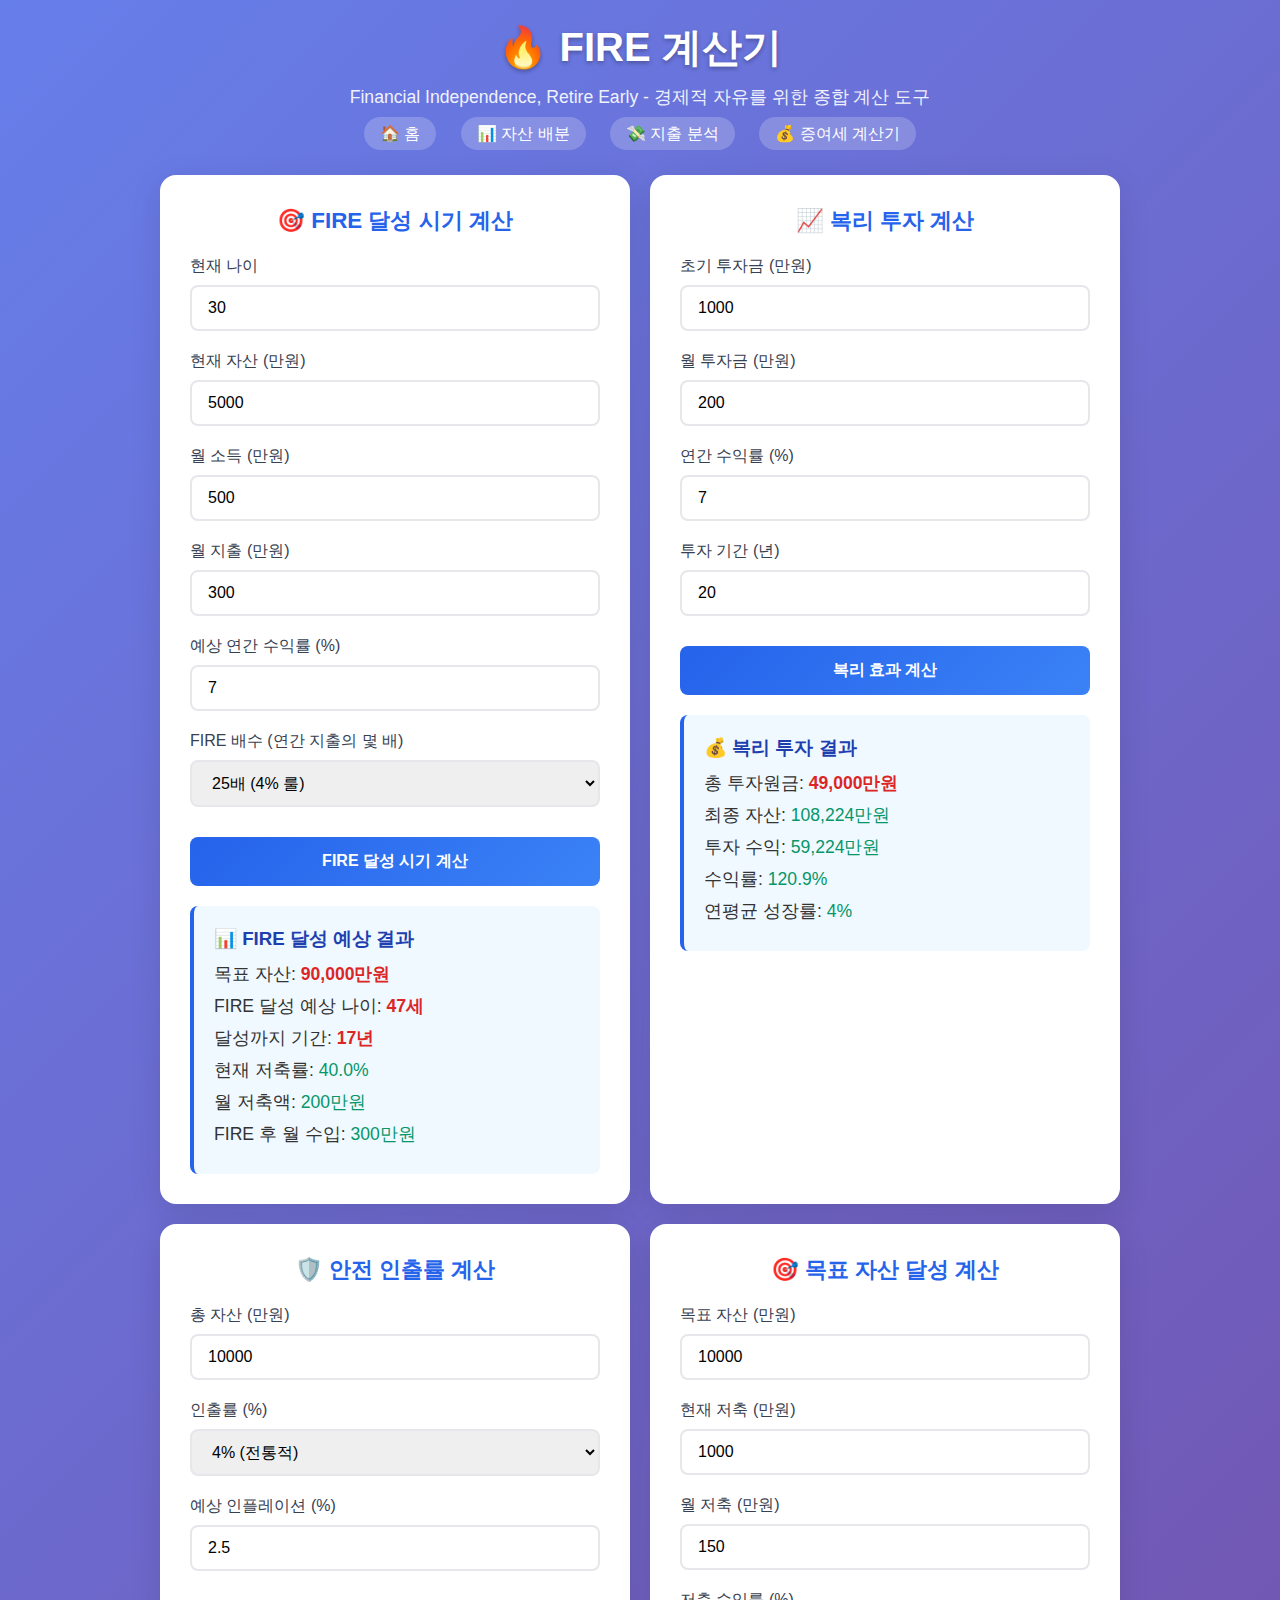
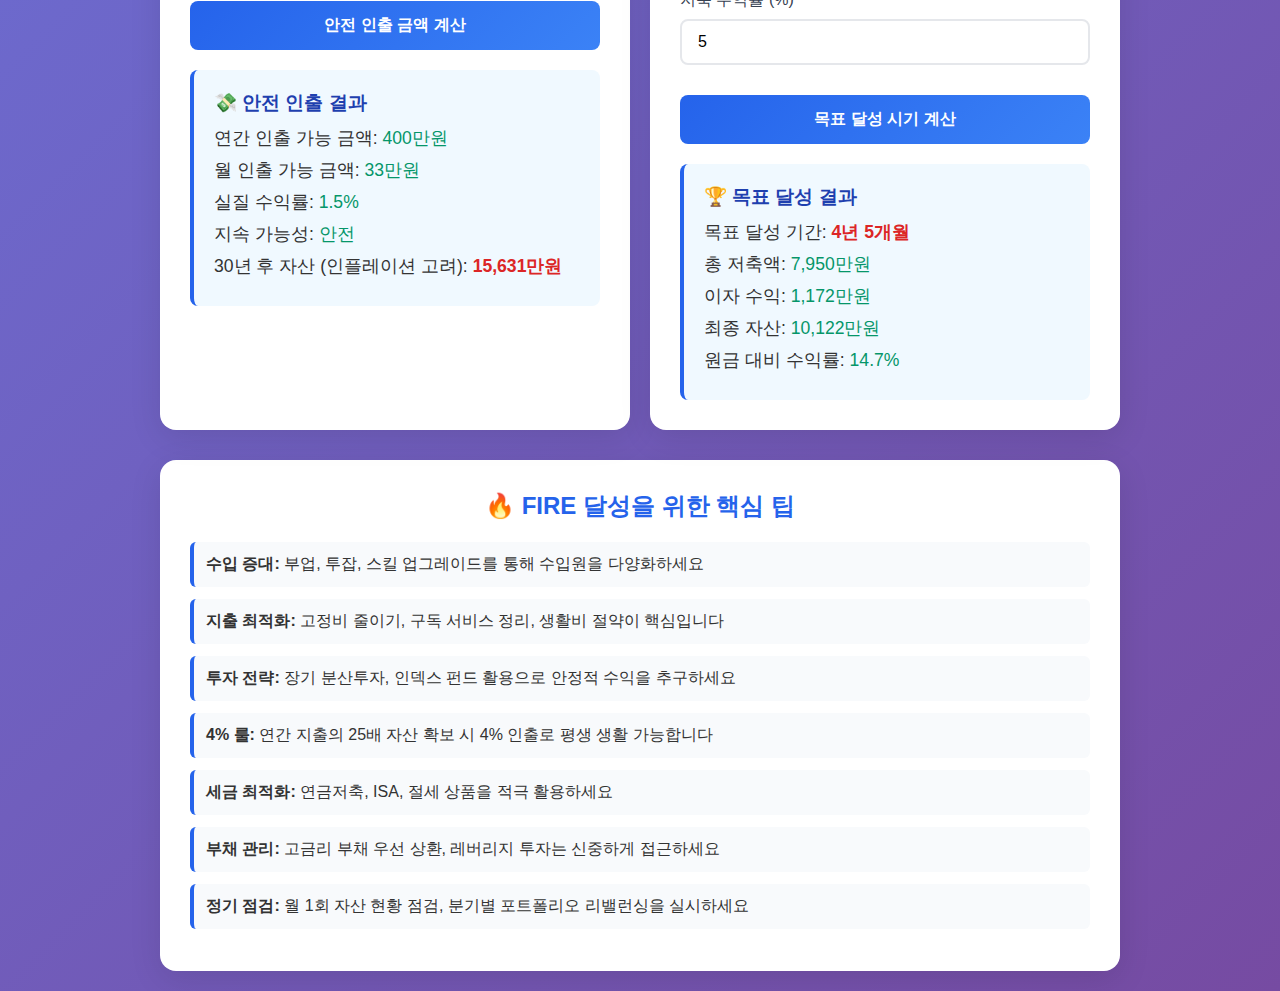
<file: fire-calculator.html>
<!DOCTYPE html>
<html lang="ko">
<head>
  <meta charset="UTF-8">
  <meta name="viewport" content="width=device-width, initial-scale=1.0">
  <title>FIRE 계산기 - GIROK labs</title>
  <style>
    * {
      margin: 0;
      padding: 0;
      box-sizing: border-box;
    }

    body {
      font-family: 'Segoe UI', 'Apple SD Gothic Neo', Arial, sans-serif;
      background: linear-gradient(135deg, #667eea 0%, #764ba2 100%);
      min-height: 100vh;
      color: #333;
    }

    .container {
      max-width: 1000px;
      margin: 0 auto;
      padding: 20px;
    }

    .header {
      text-align: center;
      color: white;
      margin-bottom: 30px;
    }

    .header h1 {
      font-size: 2.5em;
      margin-bottom: 10px;
      text-shadow: 0 2px 4px rgba(0,0,0,0.3);
    }

    .header p {
      font-size: 1.1em;
      opacity: 0.9;
    }

    .calculator-grid {
      display: grid;
      grid-template-columns: repeat(auto-fit, minmax(450px, 1fr));
      gap: 20px;
      margin-bottom: 30px;
    }

    .calculator-card {
      background: white;
      border-radius: 16px;
      padding: 30px;
      box-shadow: 0 8px 32px rgba(0,0,0,0.1);
      transition: transform 0.3s ease, box-shadow 0.3s ease;
    }

    .calculator-card:hover {
      transform: translateY(-2px);
      box-shadow: 0 12px 40px rgba(0,0,0,0.15);
    }

    .card-title {
      font-size: 1.4em;
      color: #2563eb;
      margin-bottom: 20px;
      text-align: center;
      font-weight: 600;
    }

    .input-group {
      margin-bottom: 20px;
    }

    .input-group label {
      display: block;
      margin-bottom: 8px;
      font-weight: 500;
      color: #374151;
    }

    .input-group input, .input-group select {
      width: 100%;
      padding: 12px 16px;
      border: 2px solid #e5e7eb;
      border-radius: 8px;
      font-size: 16px;
      transition: border-color 0.3s ease;
    }

    .input-group input:focus, .input-group select:focus {
      outline: none;
      border-color: #2563eb;
    }

    .calculate-btn {
      width: 100%;
      background: linear-gradient(135deg, #2563eb, #3b82f6);
      color: white;
      border: none;
      padding: 14px 20px;
      border-radius: 8px;
      font-size: 16px;
      font-weight: 600;
      cursor: pointer;
      transition: all 0.3s ease;
      margin-top: 10px;
    }

    .calculate-btn:hover {
      background: linear-gradient(135deg, #1d4ed8, #2563eb);
      transform: translateY(-1px);
    }

    .result {
      margin-top: 20px;
      padding: 20px;
      background: #f0f9ff;
      border-radius: 8px;
      border-left: 4px solid #2563eb;
    }

    .result h3 {
      color: #1e40af;
      margin-bottom: 10px;
    }

    .result-item {
      margin: 8px 0;
      font-size: 1.1em;
    }

    .highlight {
      font-weight: 600;
      color: #dc2626;
    }

    .success {
      color: #059669;
    }

    .chart-container {
      margin-top: 20px;
      height: 300px;
      background: #f8fafc;
      border-radius: 8px;
      display: flex;
      align-items: center;
      justify-content: center;
      color: #64748b;
    }

    .tips {
      background: white;
      border-radius: 16px;
      padding: 30px;
      box-shadow: 0 8px 32px rgba(0,0,0,0.1);
      margin-top: 20px;
    }

    .tips h2 {
      color: #2563eb;
      margin-bottom: 20px;
      text-align: center;
    }

    .tips ul {
      list-style: none;
      padding: 0;
    }

    .tips li {
      margin: 12px 0;
      padding: 12px;
      background: #f8fafc;
      border-radius: 6px;
      border-left: 4px solid #2563eb;
    }

    .nav-link {
      color: white;
      text-decoration: none;
      margin: 0 10px;
      padding: 8px 16px;
      border-radius: 20px;
      background: rgba(255,255,255,0.2);
      transition: background 0.3s ease;
    }

    .nav-link:hover {
      background: rgba(255,255,255,0.3);
    }

    @media (max-width: 768px) {
      .calculator-grid {
        grid-template-columns: 1fr;
      }
      
      .calculator-card {
        margin: 0 10px;
      }
      
      .header h1 {
        font-size: 2em;
      }
    }
  </style>
</head>
<body>
  <div class="container">
    <div class="header">
      <h1>🔥 FIRE 계산기</h1>
      <p>Financial Independence, Retire Early - 경제적 자유를 위한 종합 계산 도구</p>
      <div style="margin-top: 15px;">
        <a href="index.html" class="nav-link">🏠 홈</a>
        <a href="asset-allocation.html" class="nav-link">📊 자산 배분</a>
        <a href="expense-tracker.html" class="nav-link">💸 지출 분석</a>
        <a href="gift-tax-calculator.html" class="nav-link">💰 증여세 계산기</a>
      </div>
    </div>

    <div class="calculator-grid">
      <!-- FIRE 달성 시기 계산기 -->
      <div class="calculator-card">
        <div class="card-title">🎯 FIRE 달성 시기 계산</div>
        
        <div class="input-group">
          <label for="currentAge">현재 나이</label>
          <input type="number" id="currentAge" value="30" min="20" max="65">
        </div>
        
        <div class="input-group">
          <label for="currentAssets">현재 자산 (만원)</label>
          <input type="number" id="currentAssets" value="5000" min="0">
        </div>
        
        <div class="input-group">
          <label for="monthlyIncome">월 소득 (만원)</label>
          <input type="number" id="monthlyIncome" value="500" min="0">
        </div>
        
        <div class="input-group">
          <label for="monthlyExpense">월 지출 (만원)</label>
          <input type="number" id="monthlyExpense" value="300" min="0">
        </div>
        
        <div class="input-group">
          <label for="expectedReturn">예상 연간 수익률 (%)</label>
          <input type="number" id="expectedReturn" value="7" min="0" max="20" step="0.1">
        </div>
        
        <div class="input-group">
          <label for="fireMultiple">FIRE 배수 (연간 지출의 몇 배)</label>
          <select id="fireMultiple">
            <option value="25">25배 (4% 룰)</option>
            <option value="30">30배 (3.33% 룰)</option>
            <option value="35">35배 (2.86% 룰)</option>
          </select>
        </div>
        
        <button class="calculate-btn" onclick="calculateFIRE()">FIRE 달성 시기 계산</button>
        
        <div id="fireResult" class="result" style="display: none;">
          <h3>📊 FIRE 달성 예상 결과</h3>
          <div id="fireDetails"></div>
        </div>
      </div>

      <!-- 복리 계산기 -->
      <div class="calculator-card">
        <div class="card-title">📈 복리 투자 계산</div>
        
        <div class="input-group">
          <label for="initialAmount">초기 투자금 (만원)</label>
          <input type="number" id="initialAmount" value="1000" min="0">
        </div>
        
        <div class="input-group">
          <label for="monthlyInvestment">월 투자금 (만원)</label>
          <input type="number" id="monthlyInvestment" value="200" min="0">
        </div>
        
        <div class="input-group">
          <label for="annualReturn">연간 수익률 (%)</label>
          <input type="number" id="annualReturn" value="7" min="0" max="20" step="0.1">
        </div>
        
        <div class="input-group">
          <label for="investmentPeriod">투자 기간 (년)</label>
          <input type="number" id="investmentPeriod" value="20" min="1" max="50">
        </div>
        
        <button class="calculate-btn" onclick="calculateCompound()">복리 효과 계산</button>
        
        <div id="compoundResult" class="result" style="display: none;">
          <h3>💰 복리 투자 결과</h3>
          <div id="compoundDetails"></div>
        </div>
      </div>

      <!-- 안전 인출률 계산기 -->
      <div class="calculator-card">
        <div class="card-title">🛡️ 안전 인출률 계산</div>
        
        <div class="input-group">
          <label for="totalAssets">총 자산 (만원)</label>
          <input type="number" id="totalAssets" value="10000" min="0">
        </div>
        
        <div class="input-group">
          <label for="withdrawalRate">인출률 (%)</label>
          <select id="withdrawalRate">
            <option value="3">3% (매우 안전)</option>
            <option value="3.5">3.5% (안전)</option>
            <option value="4" selected>4% (전통적)</option>
            <option value="4.5">4.5% (적극적)</option>
            <option value="5">5% (위험)</option>
          </select>
        </div>
        
        <div class="input-group">
          <label for="inflationRate">예상 인플레이션 (%)</label>
          <input type="number" id="inflationRate" value="2.5" min="0" max="10" step="0.1">
        </div>
        
        <button class="calculate-btn" onclick="calculateWithdrawal()">안전 인출 금액 계산</button>
        
        <div id="withdrawalResult" class="result" style="display: none;">
          <h3>💸 안전 인출 결과</h3>
          <div id="withdrawalDetails"></div>
        </div>
      </div>

      <!-- 목표 달성 계산기 -->
      <div class="calculator-card">
        <div class="card-title">🎯 목표 자산 달성 계산</div>
        
        <div class="input-group">
          <label for="targetAmount">목표 자산 (만원)</label>
          <input type="number" id="targetAmount" value="10000" min="0">
        </div>
        
        <div class="input-group">
          <label for="currentSavings">현재 저축 (만원)</label>
          <input type="number" id="currentSavings" value="1000" min="0">
        </div>
        
        <div class="input-group">
          <label for="monthlySaving">월 저축 (만원)</label>
          <input type="number" id="monthlySaving" value="150" min="0">
        </div>
        
        <div class="input-group">
          <label for="savingReturn">저축 수익률 (%)</label>
          <input type="number" id="savingReturn" value="5" min="0" max="15" step="0.1">
        </div>
        
        <button class="calculate-btn" onclick="calculateTarget()">목표 달성 시기 계산</button>
        
        <div id="targetResult" class="result" style="display: none;">
          <h3>🏆 목표 달성 결과</h3>
          <div id="targetDetails"></div>
        </div>
      </div>
    </div>

    <!-- FIRE 팁 섹션 -->
    <div class="tips">
      <h2>🔥 FIRE 달성을 위한 핵심 팁</h2>
      <ul>
        <li><strong>수입 증대:</strong> 부업, 투잡, 스킬 업그레이드를 통해 수입원을 다양화하세요</li>
        <li><strong>지출 최적화:</strong> 고정비 줄이기, 구독 서비스 정리, 생활비 절약이 핵심입니다</li>
        <li><strong>투자 전략:</strong> 장기 분산투자, 인덱스 펀드 활용으로 안정적 수익을 추구하세요</li>
        <li><strong>4% 룰:</strong> 연간 지출의 25배 자산 확보 시 4% 인출로 평생 생활 가능합니다</li>
        <li><strong>세금 최적화:</strong> 연금저축, ISA, 절세 상품을 적극 활용하세요</li>
        <li><strong>부채 관리:</strong> 고금리 부채 우선 상환, 레버리지 투자는 신중하게 접근하세요</li>
        <li><strong>정기 점검:</strong> 월 1회 자산 현황 점검, 분기별 포트폴리오 리밸런싱을 실시하세요</li>
      </ul>
    </div>
  </div>

  <script>
    // 숫자 포맷팅 함수
    function formatNumber(num) {
      return new Intl.NumberFormat('ko-KR').format(Math.round(num));
    }

    // FIRE 달성 시기 계산
    function calculateFIRE() {
      const currentAge = parseInt(document.getElementById('currentAge').value);
      const currentAssets = parseFloat(document.getElementById('currentAssets').value) * 10000; // 만원 -> 원
      const monthlyIncome = parseFloat(document.getElementById('monthlyIncome').value) * 10000;
      const monthlyExpense = parseFloat(document.getElementById('monthlyExpense').value) * 10000;
      const expectedReturn = parseFloat(document.getElementById('expectedReturn').value) / 100;
      const fireMultiple = parseFloat(document.getElementById('fireMultiple').value);

      const monthlySavings = monthlyIncome - monthlyExpense;
      const annualExpense = monthlyExpense * 12;
      const targetAssets = annualExpense * fireMultiple;
      
      if (monthlySavings <= 0) {
        alert('월 저축액이 0 이하입니다. 수입을 늘리거나 지출을 줄여주세요.');
        return;
      }

      // 복리 계산으로 목표 달성 시기 계산
      let assets = currentAssets;
      let years = 0;
      const monthlyReturn = expectedReturn / 12;

      while (assets < targetAssets && years < 50) {
        assets = assets * (1 + monthlyReturn) + monthlySavings;
        years += 1/12;
      }

      const fireAge = currentAge + Math.ceil(years);
      const savingsRate = (monthlySavings / monthlyIncome) * 100;

      const resultDiv = document.getElementById('fireResult');
      const detailsDiv = document.getElementById('fireDetails');
      
      detailsDiv.innerHTML = `
        <div class="result-item">목표 자산: <span class="highlight">${formatNumber(targetAssets/10000)}만원</span></div>
        <div class="result-item">FIRE 달성 예상 나이: <span class="highlight">${fireAge}세</span></div>
        <div class="result-item">달성까지 기간: <span class="highlight">${Math.ceil(years)}년</span></div>
        <div class="result-item">현재 저축률: <span class="success">${savingsRate.toFixed(1)}%</span></div>
        <div class="result-item">월 저축액: <span class="success">${formatNumber(monthlySavings/10000)}만원</span></div>
        <div class="result-item">FIRE 후 월 수입: <span class="success">${formatNumber(annualExpense/12/10000)}만원</span></div>
      `;
      
      resultDiv.style.display = 'block';
    }

    // 복리 계산
    function calculateCompound() {
      const initialAmount = parseFloat(document.getElementById('initialAmount').value) * 10000;
      const monthlyInvestment = parseFloat(document.getElementById('monthlyInvestment').value) * 10000;
      const annualReturn = parseFloat(document.getElementById('annualReturn').value) / 100;
      const years = parseInt(document.getElementById('investmentPeriod').value);

      const monthlyReturn = annualReturn / 12;
      const totalMonths = years * 12;
      
      // 복리 계산 공식
      let totalValue = initialAmount;
      let totalInvested = initialAmount;
      
      for (let month = 1; month <= totalMonths; month++) {
        totalValue = totalValue * (1 + monthlyReturn) + monthlyInvestment;
        totalInvested += monthlyInvestment;
      }
      
      const totalReturn = totalValue - totalInvested;
      const returnRate = (totalReturn / totalInvested) * 100;

      const resultDiv = document.getElementById('compoundResult');
      const detailsDiv = document.getElementById('compoundDetails');
      
      detailsDiv.innerHTML = `
        <div class="result-item">총 투자원금: <span class="highlight">${formatNumber(totalInvested/10000)}만원</span></div>
        <div class="result-item">최종 자산: <span class="success">${formatNumber(totalValue/10000)}만원</span></div>
        <div class="result-item">투자 수익: <span class="success">${formatNumber(totalReturn/10000)}만원</span></div>
        <div class="result-item">수익률: <span class="success">${returnRate.toFixed(1)}%</span></div>
        <div class="result-item">연평균 성장률: <span class="success">${(Math.pow(totalValue/totalInvested, 1/years) - 1).toFixed(3) * 100}%</span></div>
      `;
      
      resultDiv.style.display = 'block';
    }

    // 안전 인출률 계산
    function calculateWithdrawal() {
      const totalAssets = parseFloat(document.getElementById('totalAssets').value) * 10000;
      const withdrawalRate = parseFloat(document.getElementById('withdrawalRate').value) / 100;
      const inflationRate = parseFloat(document.getElementById('inflationRate').value) / 100;

      const annualWithdrawal = totalAssets * withdrawalRate;
      const monthlyWithdrawal = annualWithdrawal / 12;
      const realReturn = withdrawalRate - inflationRate;
      
      // 인출 지속 가능성 계산 (단순화된 모델)
      const sustainability = realReturn > 0 ? "안전" : "위험";
      const sustainabilityColor = realReturn > 0 ? "success" : "highlight";

      const resultDiv = document.getElementById('withdrawalResult');
      const detailsDiv = document.getElementById('withdrawalDetails');
      
      detailsDiv.innerHTML = `
        <div class="result-item">연간 인출 가능 금액: <span class="success">${formatNumber(annualWithdrawal/10000)}만원</span></div>
        <div class="result-item">월 인출 가능 금액: <span class="success">${formatNumber(monthlyWithdrawal/10000)}만원</span></div>
        <div class="result-item">실질 수익률: <span class="${sustainabilityColor}">${(realReturn*100).toFixed(1)}%</span></div>
        <div class="result-item">지속 가능성: <span class="${sustainabilityColor}">${sustainability}</span></div>
        <div class="result-item">30년 후 자산 (인플레이션 고려): <span class="highlight">${formatNumber((totalAssets * Math.pow(1 + realReturn, 30))/10000)}만원</span></div>
      `;
      
      resultDiv.style.display = 'block';
    }

    // 목표 달성 계산
    function calculateTarget() {
      const targetAmount = parseFloat(document.getElementById('targetAmount').value) * 10000;
      const currentSavings = parseFloat(document.getElementById('currentSavings').value) * 10000;
      const monthlySaving = parseFloat(document.getElementById('monthlySaving').value) * 10000;
      const savingReturn = parseFloat(document.getElementById('savingReturn').value) / 100;

      const monthlyReturn = savingReturn / 12;
      let assets = currentSavings;
      let months = 0;

      if (monthlySaving <= 0) {
        alert('월 저축액을 입력해주세요.');
        return;
      }

      while (assets < targetAmount && months < 600) { // 최대 50년
        assets = assets * (1 + monthlyReturn) + monthlySaving;
        months++;
      }

      const years = Math.floor(months / 12);
      const remainingMonths = months % 12;
      const totalSaved = monthlySaving * months;
      const interestEarned = assets - currentSavings - totalSaved;

      const resultDiv = document.getElementById('targetResult');
      const detailsDiv = document.getElementById('targetDetails');
      
      if (months >= 600) {
        detailsDiv.innerHTML = `
          <div class="result-item"><span class="highlight">현재 조건으로는 50년 내 달성이 어렵습니다.</span></div>
          <div class="result-item">월 저축액을 늘리거나 수익률을 높여보세요.</div>
        `;
      } else {
        detailsDiv.innerHTML = `
          <div class="result-item">목표 달성 기간: <span class="highlight">${years}년 ${remainingMonths}개월</span></div>
          <div class="result-item">총 저축액: <span class="success">${formatNumber(totalSaved/10000)}만원</span></div>
          <div class="result-item">이자 수익: <span class="success">${formatNumber(interestEarned/10000)}만원</span></div>
          <div class="result-item">최종 자산: <span class="success">${formatNumber(assets/10000)}만원</span></div>
          <div class="result-item">원금 대비 수익률: <span class="success">${((interestEarned/totalSaved)*100).toFixed(1)}%</span></div>
        `;
      }
      
      resultDiv.style.display = 'block';
    }

    // 페이지 로드 시 기본 계산 실행
    window.onload = function() {
      calculateFIRE();
      calculateCompound();
      calculateWithdrawal();
      calculateTarget();
    };
  </script>
</body>
</html>
</file>
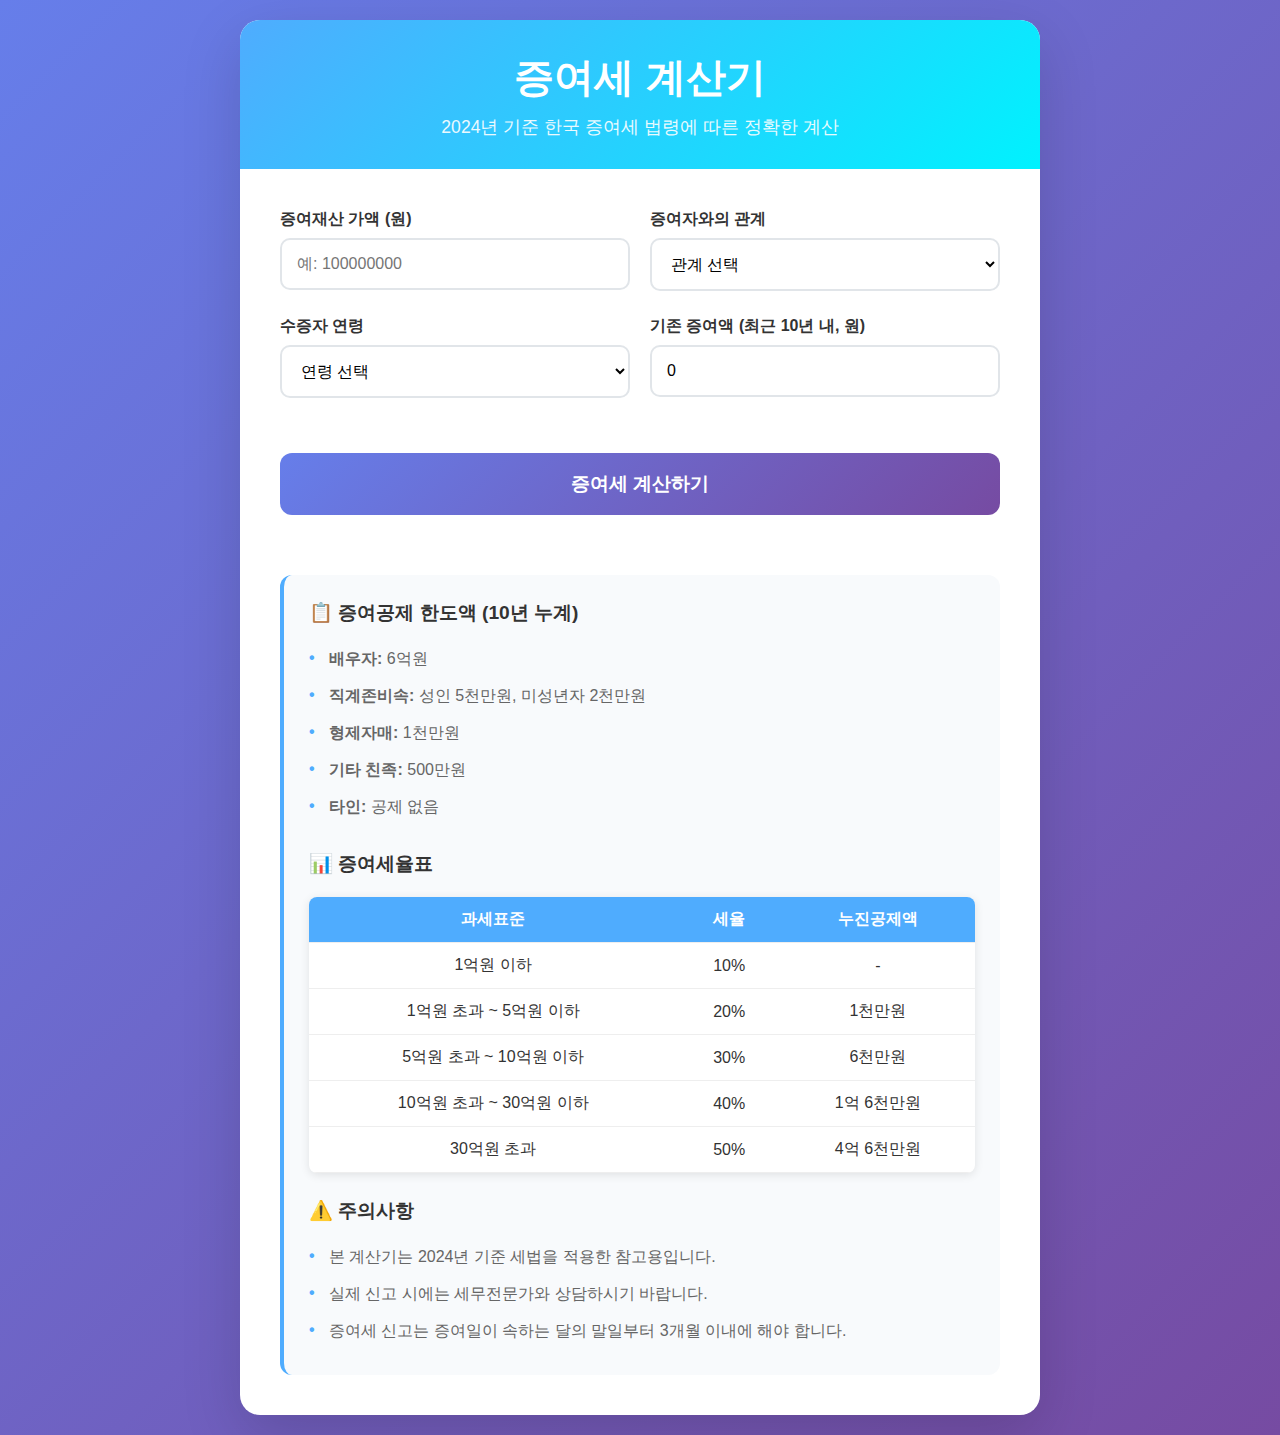
<file: gift-tax-calculator.html>
<!DOCTYPE html>
<html lang="ko">
<head>
  <meta charset="UTF-8">
  <meta name="viewport" content="width=device-width, initial-scale=1.0">
  <title>증여세 계산기</title>
  <style>
    * {
      margin: 0;
      padding: 0;
      box-sizing: border-box;
    }

    body {
      font-family: 'Segoe UI', 'Apple SD Gothic Neo', Arial, sans-serif;
      background: linear-gradient(135deg, #667eea 0%, #764ba2 100%);
      min-height: 100vh;
      padding: 20px;
      color: #333;
    }

    .container {
      max-width: 800px;
      margin: 0 auto;
      background: #fff;
      border-radius: 20px;
      box-shadow: 0 20px 60px rgba(0, 0, 0, 0.15);
      overflow: hidden;
    }

    .header {
      background: linear-gradient(135deg, #4facfe 0%, #00f2fe 100%);
      color: white;
      padding: 30px;
      text-align: center;
    }

    .header h1 {
      font-size: 2.5rem;
      font-weight: 600;
      margin-bottom: 10px;
    }

    .header p {
      font-size: 1.1rem;
      opacity: 0.9;
    }

    .content {
      padding: 40px;
    }

    .form-group {
      margin-bottom: 25px;
    }

    .form-row {
      display: flex;
      gap: 20px;
      margin-bottom: 25px;
    }

    .form-row .form-group {
      flex: 1;
      margin-bottom: 0;
    }

    label {
      display: block;
      margin-bottom: 8px;
      font-weight: 600;
      color: #333;
      font-size: 1rem;
    }

    input, select {
      width: 100%;
      padding: 15px;
      border: 2px solid #e1e5e9;
      border-radius: 10px;
      font-size: 1rem;
      transition: all 0.3s ease;
      background-color: #fff;
    }

    input:focus, select:focus {
      outline: none;
      border-color: #4facfe;
      box-shadow: 0 0 0 3px rgba(79, 172, 254, 0.1);
    }

    .calculate-btn {
      width: 100%;
      padding: 18px;
      background: linear-gradient(135deg, #667eea 0%, #764ba2 100%);
      color: white;
      border: none;
      border-radius: 12px;
      font-size: 1.2rem;
      font-weight: 600;
      cursor: pointer;
      transition: all 0.3s ease;
      margin: 30px 0;
    }

    .calculate-btn:hover {
      transform: translateY(-2px);
      box-shadow: 0 10px 30px rgba(0, 0, 0, 0.2);
    }

    .calculate-btn:active {
      transform: translateY(0);
    }

    .result {
      background: linear-gradient(135deg, #f093fb 0%, #f5576c 100%);
      color: white;
      padding: 30px;
      border-radius: 15px;
      margin-top: 30px;
      display: none;
    }

    .result.show {
      display: block;
      animation: slideIn 0.5s ease-out;
    }

    @keyframes slideIn {
      from {
        opacity: 0;
        transform: translateY(20px);
      }
      to {
        opacity: 1;
        transform: translateY(0);
      }
    }

    .result h3 {
      font-size: 1.5rem;
      margin-bottom: 20px;
      text-align: center;
    }

    .result-item {
      display: flex;
      justify-content: space-between;
      align-items: center;
      padding: 12px 0;
      border-bottom: 1px solid rgba(255, 255, 255, 0.2);
    }

    .result-item:last-child {
      border-bottom: none;
      font-weight: 600;
      font-size: 1.2rem;
      margin-top: 10px;
      padding-top: 20px;
      border-top: 2px solid rgba(255, 255, 255, 0.3);
    }

    .result-label {
      font-weight: 500;
    }

    .result-value {
      font-weight: 600;
      font-size: 1.1rem;
    }

    .info-section {
      background: #f8fafc;
      padding: 25px;
      border-radius: 12px;
      margin-top: 30px;
      border-left: 4px solid #4facfe;
    }

    .info-section h4 {
      color: #333;
      margin-bottom: 15px;
      font-size: 1.2rem;
    }

    .info-section ul {
      list-style: none;
      padding-left: 0;
    }

    .info-section li {
      padding: 8px 0;
      color: #666;
      position: relative;
      padding-left: 20px;
    }

    .info-section li:before {
      content: "•";
      color: #4facfe;
      font-weight: bold;
      position: absolute;
      left: 0;
    }

    .tax-table {
      margin-top: 20px;
      width: 100%;
      border-collapse: collapse;
      background: white;
      border-radius: 8px;
      overflow: hidden;
      box-shadow: 0 2px 10px rgba(0, 0, 0, 0.1);
    }

    .tax-table th,
    .tax-table td {
      padding: 12px 15px;
      text-align: center;
      border-bottom: 1px solid #eee;
    }

    .tax-table th {
      background: #4facfe;
      color: white;
      font-weight: 600;
    }

    .tax-table tr:hover {
      background: #f8fafc;
    }

    @media (max-width: 768px) {
      .header h1 {
        font-size: 2rem;
      }
      
      .content {
        padding: 20px;
      }
      
      .form-row {
        flex-direction: column;
        gap: 0;
      }
      
      .tax-table {
        font-size: 0.9rem;
      }
      
      .tax-table th,
      .tax-table td {
        padding: 8px 10px;
      }
    }
  </style>
</head>
<body>
  <div class="container">
    <div class="header">
      <h1>증여세 계산기</h1>
      <p>2024년 기준 한국 증여세 법령에 따른 정확한 계산</p>
    </div>

    <div class="content">
      <form id="giftTaxForm">
        <div class="form-row">
          <div class="form-group">
            <label for="giftAmount">증여재산 가액 (원)</label>
            <input type="number" id="giftAmount" placeholder="예: 100000000" required>
          </div>
          <div class="form-group">
            <label for="relationship">증여자와의 관계</label>
            <select id="relationship" required>
              <option value="">관계 선택</option>
              <option value="spouse">배우자</option>
              <option value="lineal">직계존비속 (부모, 자녀, 조부모, 손자녀)</option>
              <option value="sibling">형제자매</option>
              <option value="other">기타 친족</option>
              <option value="stranger">타인</option>
            </select>
          </div>
        </div>

        <div class="form-row">
          <div class="form-group">
            <label for="recipientAge">수증자 연령</label>
            <select id="recipientAge" required>
              <option value="">연령 선택</option>
              <option value="minor">미성년자 (19세 미만)</option>
              <option value="adult">성인 (19세 이상)</option>
            </select>
          </div>
          <div class="form-group">
            <label for="priorGifts">기존 증여액 (최근 10년 내, 원)</label>
            <input type="number" id="priorGifts" placeholder="예: 50000000" value="0">
          </div>
        </div>

        <button type="submit" class="calculate-btn">증여세 계산하기</button>
      </form>

      <div id="result" class="result">
        <h3>계산 결과</h3>
        <div class="result-item">
          <span class="result-label">증여재산 가액:</span>
          <span class="result-value" id="totalGiftAmount">-</span>
        </div>
        <div class="result-item">
          <span class="result-label">증여공제액:</span>
          <span class="result-value" id="deductionAmount">-</span>
        </div>
        <div class="result-item">
          <span class="result-label">과세표준:</span>
          <span class="result-value" id="taxableAmount">-</span>
        </div>
        <div class="result-item">
          <span class="result-label">산출세액:</span>
          <span class="result-value" id="calculatedTax">-</span>
        </div>
        <div class="result-item">
          <span class="result-label">세액공제:</span>
          <span class="result-value" id="taxCredit">-</span>
        </div>
        <div class="result-item">
          <span class="result-label">최종 납부할 증여세:</span>
          <span class="result-value" id="finalTax">-</span>
        </div>
      </div>

      <div class="info-section">
        <h4>📋 증여공제 한도액 (10년 누계)</h4>
        <ul>
          <li><strong>배우자:</strong> 6억원</li>
          <li><strong>직계존비속:</strong> 성인 5천만원, 미성년자 2천만원</li>
          <li><strong>형제자매:</strong> 1천만원</li>
          <li><strong>기타 친족:</strong> 500만원</li>
          <li><strong>타인:</strong> 공제 없음</li>
        </ul>

        <h4 style="margin-top: 25px;">📊 증여세율표</h4>
        <table class="tax-table">
          <thead>
            <tr>
              <th>과세표준</th>
              <th>세율</th>
              <th>누진공제액</th>
            </tr>
          </thead>
          <tbody>
            <tr>
              <td>1억원 이하</td>
              <td>10%</td>
              <td>-</td>
            </tr>
            <tr>
              <td>1억원 초과 ~ 5억원 이하</td>
              <td>20%</td>
              <td>1천만원</td>
            </tr>
            <tr>
              <td>5억원 초과 ~ 10억원 이하</td>
              <td>30%</td>
              <td>6천만원</td>
            </tr>
            <tr>
              <td>10억원 초과 ~ 30억원 이하</td>
              <td>40%</td>
              <td>1억 6천만원</td>
            </tr>
            <tr>
              <td>30억원 초과</td>
              <td>50%</td>
              <td>4억 6천만원</td>
            </tr>
          </tbody>
        </table>

        <h4 style="margin-top: 25px;">⚠️ 주의사항</h4>
        <ul>
          <li>본 계산기는 2024년 기준 세법을 적용한 참고용입니다.</li>
          <li>실제 신고 시에는 세무전문가와 상담하시기 바랍니다.</li>
          <li>증여세 신고는 증여일이 속하는 달의 말일부터 3개월 이내에 해야 합니다.</li>
        </ul>
      </div>
    </div>
  </div>

  <script>
    // 증여공제 한도액 (10년 누계)
    const deductionLimits = {
      spouse: 600000000,        // 배우자: 6억원
      lineal_adult: 50000000,   // 직계존비속 성인: 5천만원
      lineal_minor: 20000000,   // 직계존비속 미성년자: 2천만원
      sibling: 10000000,        // 형제자매: 1천만원
      other: 5000000,           // 기타 친족: 500만원
      stranger: 0               // 타인: 공제 없음
    };

    // 증여세율표
    const taxRates = [
      { limit: 100000000, rate: 0.10, deduction: 0 },         // 1억원 이하: 10%
      { limit: 500000000, rate: 0.20, deduction: 10000000 },  // 5억원 이하: 20% (누진공제 1천만원)
      { limit: 1000000000, rate: 0.30, deduction: 60000000 }, // 10억원 이하: 30% (누진공제 6천만원)
      { limit: 3000000000, rate: 0.40, deduction: 160000000 }, // 30억원 이하: 40% (누진공제 1억6천만원)
      { limit: Infinity, rate: 0.50, deduction: 460000000 }   // 30억원 초과: 50% (누진공제 4억6천만원)
    ];

    function formatNumber(num) {
      return new Intl.NumberFormat('ko-KR').format(Math.round(num)) + '원';
    }

    function getDeductionLimit(relationship, age) {
      if (relationship === 'spouse') return deductionLimits.spouse;
      if (relationship === 'lineal') {
        return age === 'adult' ? deductionLimits.lineal_adult : deductionLimits.lineal_minor;
      }
      if (relationship === 'sibling') return deductionLimits.sibling;
      if (relationship === 'other') return deductionLimits.other;
      if (relationship === 'stranger') return deductionLimits.stranger;
      return 0;
    }

    function calculateTax(taxableAmount) {
      if (taxableAmount <= 0) return 0;

      for (const bracket of taxRates) {
        if (taxableAmount <= bracket.limit) {
          return Math.max(0, taxableAmount * bracket.rate - bracket.deduction);
        }
      }
      return 0;
    }

    function calculateGiftTax() {
      const giftAmount = parseInt(document.getElementById('giftAmount').value) || 0;
      const relationship = document.getElementById('relationship').value;
      const recipientAge = document.getElementById('recipientAge').value;
      const priorGifts = parseInt(document.getElementById('priorGifts').value) || 0;

      if (!giftAmount || !relationship || !recipientAge) {
        alert('모든 필수 항목을 입력해주세요.');
        return;
      }

      // 1. 총 증여액 (기존 증여액 + 현재 증여액)
      const totalGiftAmount = priorGifts + giftAmount;

      // 2. 증여공제 한도액
      const deductionLimit = getDeductionLimit(relationship, recipientAge);

      // 3. 실제 공제액 (공제한도와 총증여액 중 작은 금액)
      const actualDeduction = Math.min(deductionLimit, totalGiftAmount);

      // 4. 과세표준 (총증여액 - 공제액)
      const taxableAmount = Math.max(0, totalGiftAmount - actualDeduction);

      // 5. 산출세액
      const calculatedTax = calculateTax(taxableAmount);

      // 6. 기존 증여에 대한 세액 (차감할 세액)
      const priorTaxableAmount = Math.max(0, priorGifts - actualDeduction);
      const priorTax = priorTaxableAmount > 0 ? calculateTax(Math.max(0, priorGifts - Math.min(deductionLimit, priorGifts))) : 0;

      // 7. 세액공제 (기본공제 250만원, 과세표준이 있는 경우에만)
      const taxCredit = taxableAmount > 0 ? Math.min(2500000, calculatedTax) : 0;

      // 8. 최종 납부세액
      const finalTax = Math.max(0, calculatedTax - priorTax - taxCredit);

      // 결과 표시
      document.getElementById('totalGiftAmount').textContent = formatNumber(totalGiftAmount);
      document.getElementById('deductionAmount').textContent = formatNumber(actualDeduction);
      document.getElementById('taxableAmount').textContent = formatNumber(taxableAmount);
      document.getElementById('calculatedTax').textContent = formatNumber(calculatedTax);
      document.getElementById('taxCredit').textContent = formatNumber(taxCredit);
      document.getElementById('finalTax').textContent = formatNumber(finalTax);

      document.getElementById('result').classList.add('show');
      document.getElementById('result').scrollIntoView({ behavior: 'smooth' });
    }

    document.getElementById('giftTaxForm').addEventListener('submit', function(e) {
      e.preventDefault();
      calculateGiftTax();
    });

    // 입력값 변경 시 자동 계산
    document.getElementById('giftAmount').addEventListener('input', function() {
      if (this.value && document.getElementById('relationship').value && document.getElementById('recipientAge').value) {
        calculateGiftTax();
      }
    });

    document.getElementById('relationship').addEventListener('change', function() {
      if (document.getElementById('giftAmount').value && this.value && document.getElementById('recipientAge').value) {
        calculateGiftTax();
      }
    });

    document.getElementById('recipientAge').addEventListener('change', function() {
      if (document.getElementById('giftAmount').value && document.getElementById('relationship').value && this.value) {
        calculateGiftTax();
      }
    });

    document.getElementById('priorGifts').addEventListener('input', function() {
      if (document.getElementById('giftAmount').value && document.getElementById('relationship').value && document.getElementById('recipientAge').value) {
        calculateGiftTax();
      }
    });
  </script>
</body>
</html>
</file>
<file: firemyjob/assets/index-D8b4DHJx.css>
:root{font-family:system-ui,Avenir,Helvetica,Arial,sans-serif;line-height:1.5;font-weight:400;color-scheme:light dark;color:#ffffffde;background-color:#242424;font-synthesis:none;text-rendering:optimizeLegibility;-webkit-font-smoothing:antialiased;-moz-osx-font-smoothing:grayscale}a{font-weight:500;color:#646cff;text-decoration:inherit}a:hover{color:#535bf2}body{margin:0;display:flex;place-items:center;min-width:320px;min-height:100vh}h1{font-size:3.2em;line-height:1.1}button{border-radius:8px;border:1px solid transparent;padding:.6em 1.2em;font-size:1em;font-weight:500;font-family:inherit;background-color:#1a1a1a;cursor:pointer;transition:border-color .25s}button:hover{border-color:#646cff}button:focus,button:focus-visible{outline:4px auto -webkit-focus-ring-color}@media (prefers-color-scheme: light){:root{color:#213547;background-color:#fff}a:hover{color:#747bff}button{background-color:#f9f9f9}}#root{max-width:1280px;margin:0 auto;padding:2rem;text-align:center}.logo{height:6em;padding:1.5em;will-change:filter;transition:filter .3s}.logo:hover{filter:drop-shadow(0 0 2em #646cffaa)}.logo.react:hover{filter:drop-shadow(0 0 2em #61dafbaa)}@keyframes logo-spin{0%{transform:rotate(0)}to{transform:rotate(360deg)}}@media (prefers-reduced-motion: no-preference){a:nth-of-type(2) .logo{animation:logo-spin infinite 20s linear}}.card{padding:2em}.read-the-docs{color:#888}
</file>
<file: gift-tax-calculator/styles.css>
:root {
  --bg: #0b1220;
  --panel: #121a2b;
  --muted: #9fb0cc;
  --text: #e7ecf7;
  --accent: #4f8cff;
  --accent-2: #88b1ff;
  --danger: #ff6b6b;
}

* { box-sizing: border-box; }

html, body { height: 100%; }

body {
  margin: 0;
  font-family: ui-sans-serif, system-ui, -apple-system, Segoe UI, Roboto, Ubuntu, Cantarell, Noto Sans, Helvetica Neue, Arial, "Apple Color Emoji", "Segoe UI Emoji";
  background: radial-gradient(1200px 800px at 20% 10%, #0f1a33 0%, var(--bg) 40%), var(--bg);
  color: var(--text);
}

.container {
  max-width: 760px;
  margin: 40px auto;
  padding: 24px;
}

h1 {
  margin: 0 0 20px 0;
  font-size: 28px;
  letter-spacing: -0.02em;
}

form, .results, .notes {
  background: rgba(18, 26, 43, 0.72);
  border: 1px solid rgba(255, 255, 255, 0.08);
  border-radius: 12px;
  padding: 20px;
  backdrop-filter: blur(6px);
}

form { margin-bottom: 14px; }

.field { margin-bottom: 16px; }
.field.inline { display: flex; align-items: center; gap: 10px; }
.field label { display: block; margin-bottom: 8px; color: var(--muted); }
.hint { color: var(--muted); font-size: 12px; }
.checkbox { color: var(--text); }

input[type="text"], select {
  width: 100%;
  background: #0b1324;
  color: var(--text);
  border: 1px solid rgba(255, 255, 255, 0.12);
  border-radius: 8px;
  padding: 12px 12px;
  font-size: 16px;
}

.actions { display: flex; gap: 10px; }
button {
  background: var(--accent);
  color: white;
  border: none;
  border-radius: 10px;
  padding: 12px 16px;
  font-size: 15px;
  cursor: pointer;
}
button.secondary { background: #2a3550; }
button:disabled { opacity: 0.6; cursor: not-allowed; }

.results.hidden { display: none; }
.results h2 { margin: 0 0 12px 0; font-size: 20px; }
.grid { display: grid; grid-template-columns: 1fr 1fr; gap: 8px 12px; }
.row { display: contents; }
.row span { color: var(--muted); }
.row strong { text-align: right; }
.row.total span { color: var(--text); font-weight: 600; }
.row.total strong { color: #fff; font-size: 18px; }
.note { margin-top: 12px; color: var(--muted); font-size: 13px; }

details summary { cursor: pointer; color: var(--accent-2); }
details ul { margin-top: 10px; padding-left: 18px; color: var(--muted); }

@media (max-width: 560px) {
  .container { padding: 16px; }
  .grid { grid-template-columns: 1fr; }
  .row strong { text-align: left; }
}
</file>
